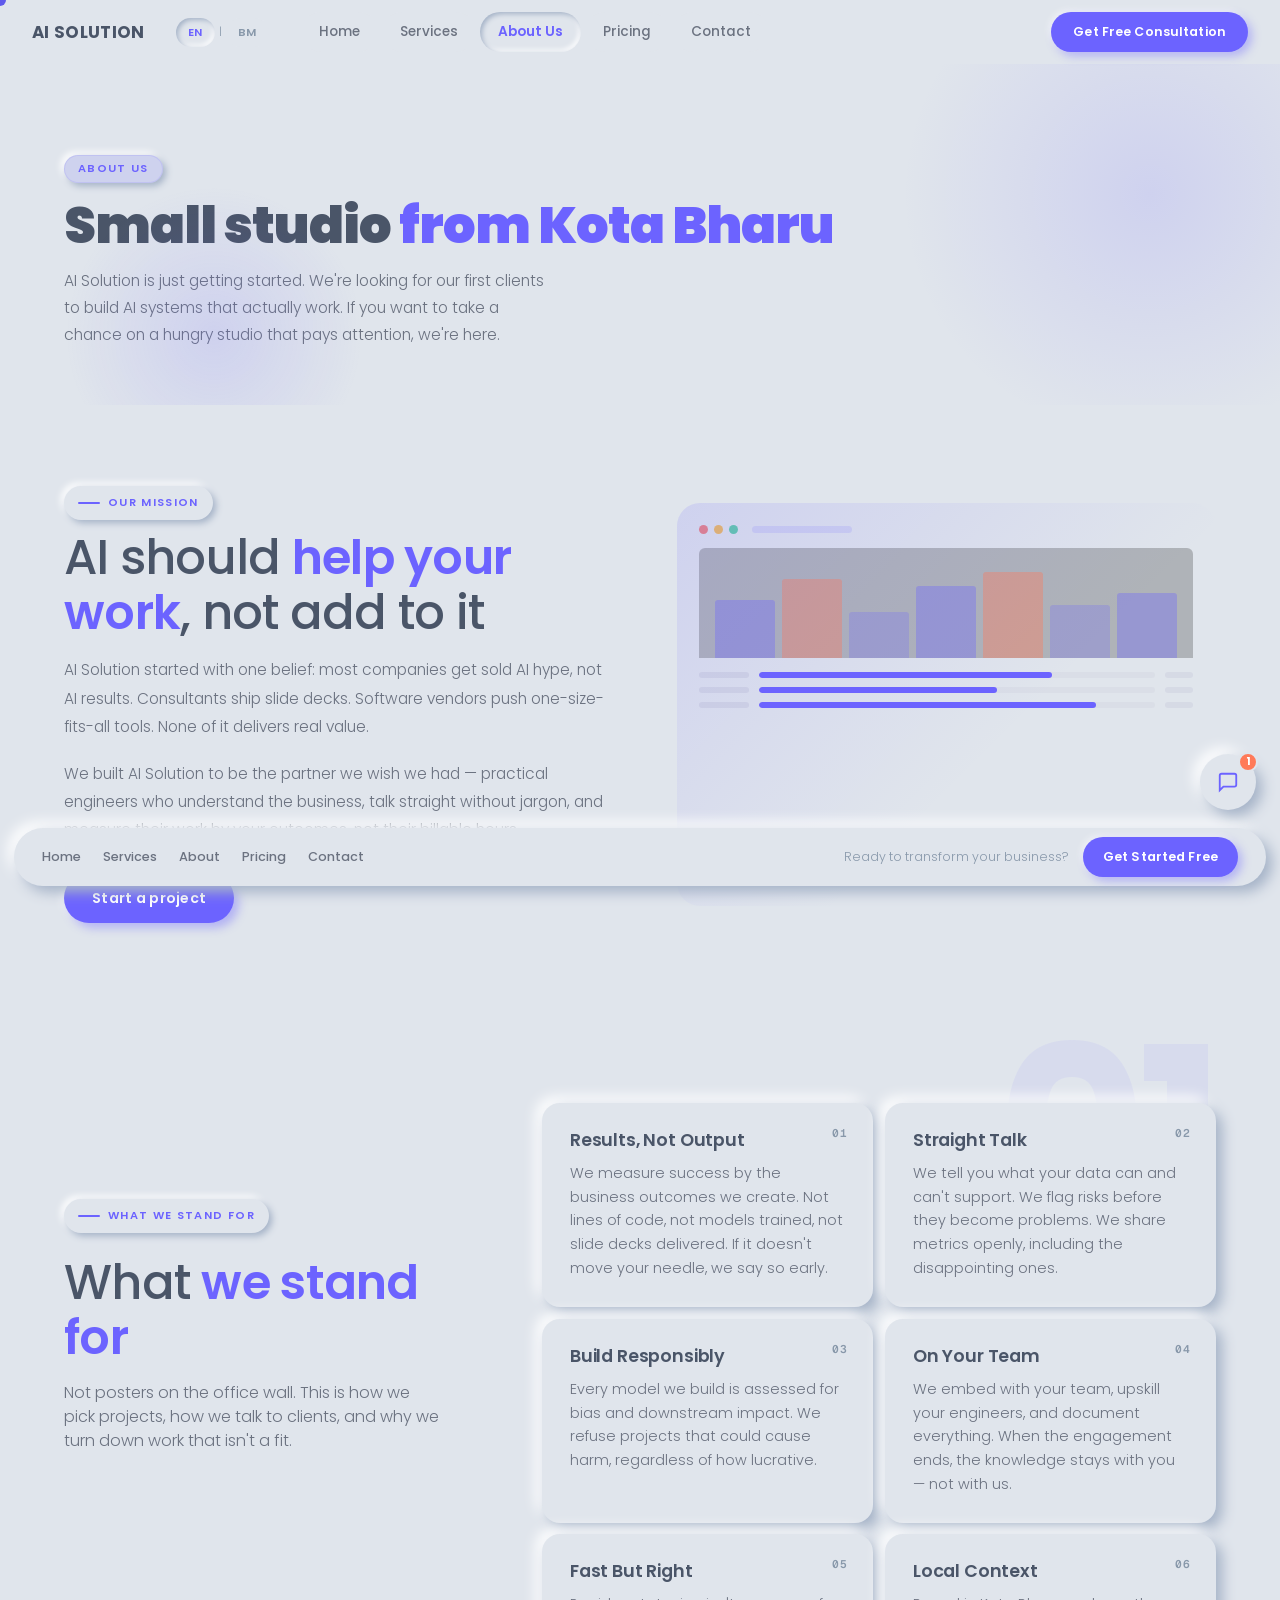
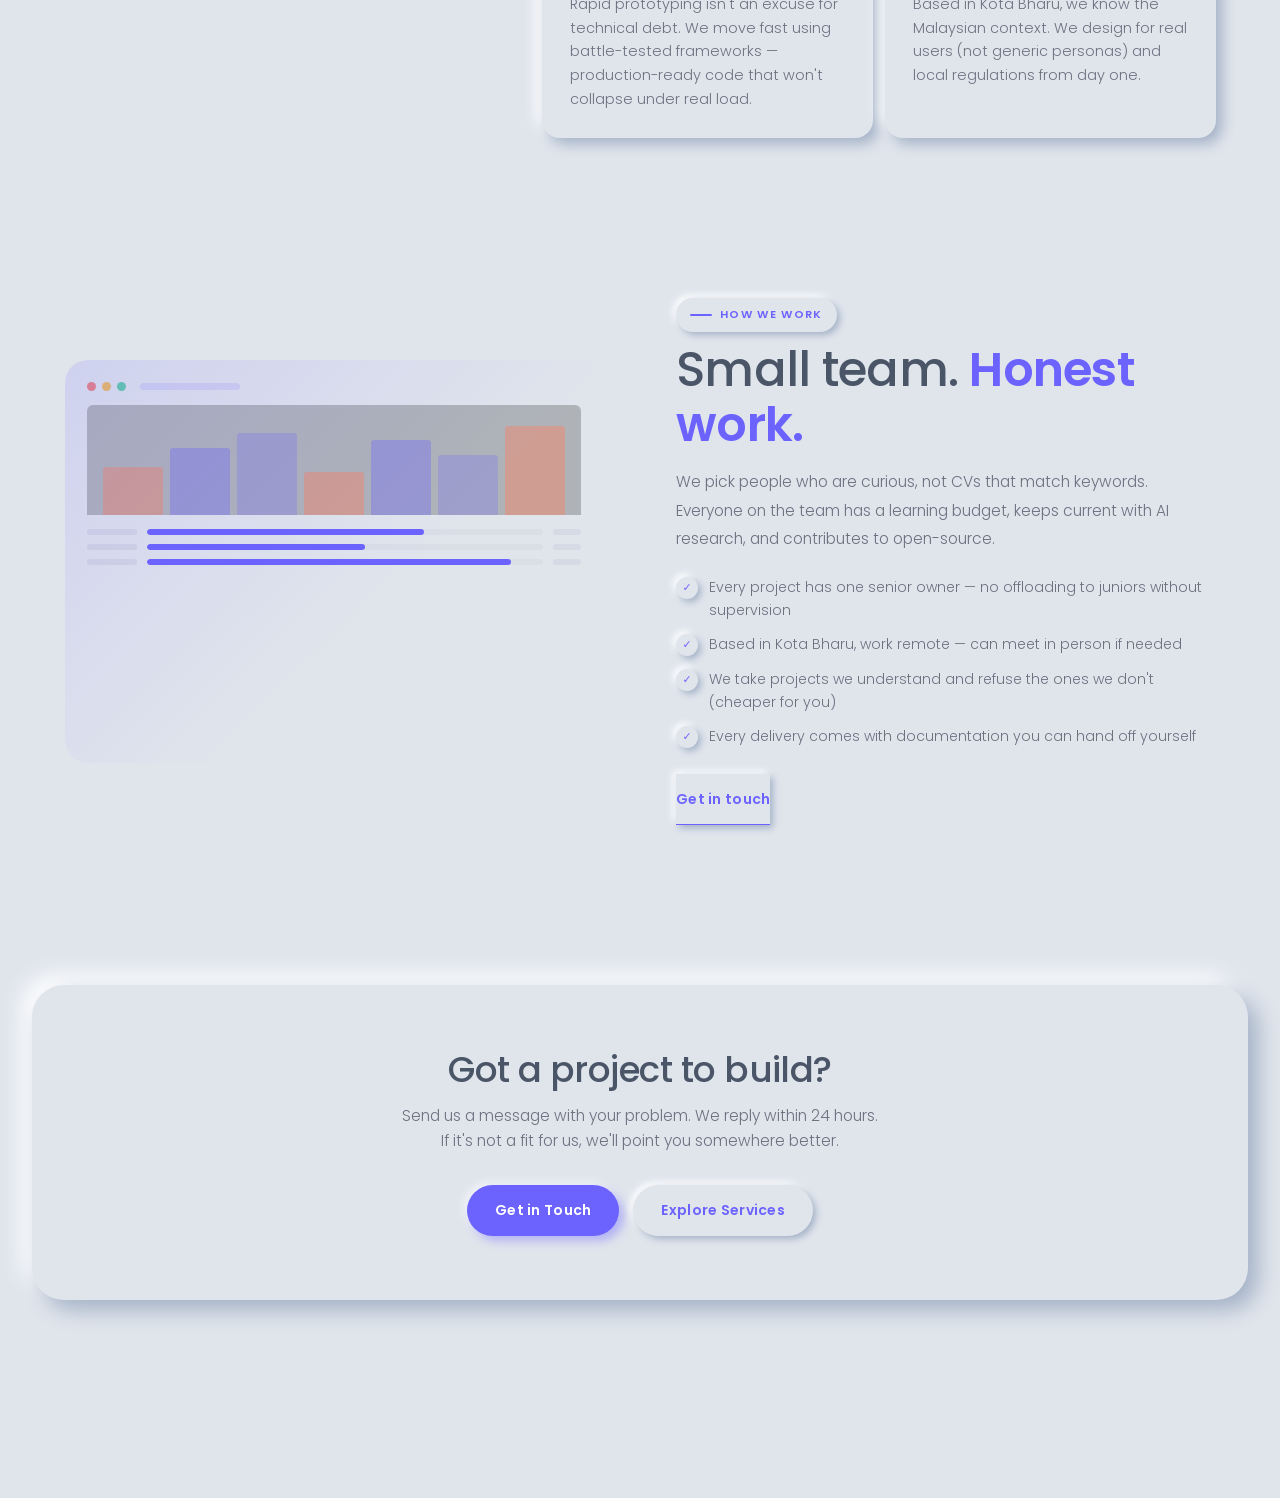
<file: about.html>
<!DOCTYPE html>
<html lang="en">
<head>
  <meta charset="UTF-8" />
  <meta name="viewport" content="width=device-width, initial-scale=1.0" />
  <title>About Us — AI Solution</title>
  <meta name="description" content="Learn about AI Solution — our story, our team, our values, and the mission driving us to make enterprise AI accessible to every organisation." />
  <link rel="stylesheet" href="css/style.css" />
</head>
<body>

<!-- ── SIDEBAR ── -->
<aside class="sidebar">
  <div class="sidebar-header">
    <a href="index.html" class="logo">
      <div>
        <div class="logo-name">AI Solution</div>
      </div>
    </a>
    <div class="lang-toggle">
      <button class="lang-btn" data-lang="en">EN</button>
      <span class="lang-sep">|</span>
      <button class="lang-btn" data-lang="ms">BM</button>
    </div>
  </div>
  <nav class="sidebar-nav">
    <div class="nav-group-label">Main Menu</div>
    <a href="index.html" class="nav-link" data-i18n="nav.home">Home</a>
    <a href="services.html" class="nav-link" data-i18n="nav.services">Services</a>
    <a href="about.html" class="nav-link" data-i18n="nav.about">About Us</a>
    <a href="pricing.html" class="nav-link" data-i18n="nav.pricing">Pricing</a>
    <a href="contact.html" class="nav-link" data-i18n="nav.contact">Contact</a>
  </nav>
  <div class="sidebar-footer">
    <div class="social-row">
      <a href="#" class="social-btn" aria-label="Twitter/X">
        <svg viewBox="0 0 24 24" fill="currentColor"><path d="M18.244 2.25h3.308l-7.227 8.26 8.502 11.24H16.17l-4.714-6.231-5.401 6.231H2.76l7.73-8.835L1.254 2.25H8.08l4.713 6.231zm-1.161 17.52h1.833L7.084 4.126H5.117z"/></svg>
      </a>
      <a href="#" class="social-btn" aria-label="LinkedIn">
        <svg viewBox="0 0 24 24" fill="currentColor"><path d="M20.447 20.452h-3.554v-5.569c0-1.328-.027-3.037-1.852-3.037-1.853 0-2.136 1.445-2.136 2.939v5.667H9.351V9h3.414v1.561h.046c.477-.9 1.637-1.85 3.37-1.85 3.601 0 4.267 2.37 4.267 5.455v6.286zM5.337 7.433a2.062 2.062 0 01-2.063-2.065 2.064 2.064 0 112.063 2.065zm1.782 13.019H3.555V9h3.564v11.452zM22.225 0H1.771C.792 0 0 .774 0 1.729v20.542C0 23.227.792 24 1.771 24h20.451C23.2 24 24 23.227 24 22.271V1.729C24 .774 23.2 0 22.222 0h.003z"/></svg>
      </a>
      <a href="#" class="social-btn" aria-label="GitHub">
        <svg viewBox="0 0 24 24" fill="currentColor"><path d="M12 .297c-6.63 0-12 5.373-12 12 0 5.303 3.438 9.8 8.205 11.385.6.113.82-.258.82-.577 0-.285-.01-1.04-.015-2.04-3.338.724-4.042-1.61-4.042-1.61C4.422 18.07 3.633 17.7 3.633 17.7c-1.087-.744.084-.729.084-.729 1.205.084 1.838 1.236 1.838 1.236 1.07 1.835 2.809 1.305 3.495.998.108-.776.417-1.305.76-1.605-2.665-.3-5.466-1.332-5.466-5.93 0-1.31.465-2.38 1.235-3.22-.135-.303-.54-1.523.105-3.176 0 0 1.005-.322 3.3 1.23.96-.267 1.98-.399 3-.405 1.02.006 2.04.138 3 .405 2.28-1.552 3.285-1.23 3.285-1.23.645 1.653.24 2.873.12 3.176.765.84 1.23 1.91 1.23 3.22 0 4.61-2.805 5.625-5.475 5.92.42.36.81 1.096.81 2.22 0 1.606-.015 2.896-.015 3.286 0 .315.21.69.825.57C20.565 22.092 24 17.592 24 12.297c0-6.627-5.373-12-12-12"/></svg>
      </a>
      <a href="#" class="social-btn" aria-label="YouTube">
        <svg viewBox="0 0 24 24" fill="currentColor"><path d="M23.495 6.205a3.007 3.007 0 00-2.088-2.088c-1.87-.501-9.396-.501-9.396-.501s-7.507-.01-9.396.501A3.007 3.007 0 00.527 6.205a31.247 31.247 0 00-.522 5.805 31.247 31.247 0 00.522 5.783 3.007 3.007 0 002.088 2.088c1.868.502 9.396.502 9.396.502s7.506 0 9.396-.502a3.007 3.007 0 002.088-2.088 31.247 31.247 0 00.5-5.783 31.247 31.247 0 00-.5-5.805zM9.609 15.601V8.408l6.264 3.602z"/></svg>
      </a>
    </div>
    <a href="contact.html" class="sidebar-cta" data-i18n="nav.cta">Get Free Consultation</a>
  </div>
</aside>

<button class="hamburger" aria-label="Toggle navigation">
  <span></span><span></span><span></span>
</button>
<div class="sidebar-overlay"></div>

<main class="main">

  <!-- ── PAGE HERO ── -->
  <div class="page-hero">
    <div class="ph-label" data-i18n="about.hero.label">Our Story</div>
    <h1 class="ph-title" data-i18n="about.hero.title">The Team Behind <span>Transformative AI</span></h1>
    <p class="ph-desc" data-i18n="about.hero.desc">Founded by engineers and researchers who left top AI labs to make enterprise-grade artificial intelligence accessible, accountable, and genuinely impactful.</p>
  </div>

  <!-- ── MISSION SECTION ── -->
  <div class="alt">
    <div class="alt-content reveal">
      <div class="sec-label" data-i18n="about.mission.label">Our Mission</div>
      <h2 class="sec-title" data-i18n="about.mission.title">Making AI Work <span>For People</span>, Not the Other Way Around</h2>
      <p style="font-size:.96rem;color:var(--text-sub);line-height:1.85;margin-bottom:18px;" data-i18n="about.mission.p1">
        We started AI Solution in 2019 with a single conviction: most organisations were being sold AI hype instead of AI results. Consultancies delivered decks. Software vendors pushed one-size-fits-all tools. Neither delivered lasting business value.
      </p>
      <p style="font-size:.96rem;color:var(--text-sub);line-height:1.85;margin-bottom:28px;" data-i18n="about.mission.p2">
        We built AI Solution to be the partner we wish we had — pragmatic engineers who understand business context, communicate clearly without jargon, and measure their work by your outcomes rather than their billable hours.
      </p>
      <a href="contact.html" class="btn btn-pri" data-i18n="about.mission.btn">Work With Us</a>
    </div>
    <div class="alt-visual reveal d2">
      <div class="vis-mockup">
        <div class="vm-header">
          <div class="vm-dot"></div><div class="vm-dot"></div><div class="vm-dot"></div>
          <div class="vm-titlebar"></div>
        </div>
        <div class="vm-chart">
          <div class="vm-bar" style="height:60%;background:rgba(108,99,255,0.35)"></div>
          <div class="vm-bar" style="height:82%;background:rgba(255,122,89,0.4)"></div>
          <div class="vm-bar" style="height:48%;background:rgba(108,99,255,0.25)"></div>
          <div class="vm-bar" style="height:75%;background:rgba(108,99,255,0.35)"></div>
          <div class="vm-bar" style="height:90%;background:rgba(255,122,89,0.4)"></div>
          <div class="vm-bar" style="height:55%;background:rgba(108,99,255,0.25)"></div>
          <div class="vm-bar" style="height:68%;background:rgba(108,99,255,0.35)"></div>
        </div>
        <div class="vm-rows">
          <div class="vm-row"><div class="vm-row-lbl"></div><div class="vm-row-track"><div class="vm-row-fill" style="width:74%"></div></div><div class="vm-row-val"></div></div>
          <div class="vm-row"><div class="vm-row-lbl"></div><div class="vm-row-track"><div class="vm-row-fill" style="width:60%"></div></div><div class="vm-row-val"></div></div>
          <div class="vm-row"><div class="vm-row-lbl"></div><div class="vm-row-track"><div class="vm-row-fill" style="width:85%"></div></div><div class="vm-row-val"></div></div>
        </div>
      </div>
    </div>
  </div>


  <!-- ── VALUES — Z-zig ── -->
  <section class="sec sec-split sec-alt" data-no="01">
    <div class="sec-head">
      <div class="sec-label" data-i18n="about.values.label">What Drives Us</div>
      <h2 class="sec-title reveal" data-i18n="about.values.title">Our Core <span>Values</span></h2>
      <p class="sec-desc reveal d1" data-i18n="about.values.desc">These aren't posters on a wall. They're the principles that determine how we hire, what projects we take on, and how we handle difficult situations with clients.</p>
    </div>
    <div class="sec-body">
    <div class="grid-2" style="margin-top:0">
      <div class="val-item reveal d1">
        <h3 class="val-title" data-i18n="about.val.1.title">Outcome Over Output</h3>
        <p class="val-desc" data-i18n="about.val.1.desc">We measure our success by the business results we create for clients — not lines of code written, models trained, or slide decks delivered. If it doesn't move your needle, we say so early.</p>
      </div>
      <div class="val-item reveal d2">
        <h3 class="val-title" data-i18n="about.val.2.title">Radical Transparency</h3>
        <p class="val-desc" data-i18n="about.val.2.desc">We tell you what your data can and cannot support. We flag risks before they become problems. We share model performance metrics openly, including when they're disappointing.</p>
      </div>
      <div class="val-item reveal d1">
        <h3 class="val-title" data-i18n="about.val.3.title">Responsible Innovation</h3>
        <p class="val-desc" data-i18n="about.val.3.desc">Every model we build is assessed for bias, fairness, and downstream societal impact. We refuse projects that could cause harm, no matter how lucrative, because trust is our most valuable asset.</p>
      </div>
      <div class="val-item reveal d2">
        <h3 class="val-title" data-i18n="about.val.4.title">True Partnership</h3>
        <p class="val-desc" data-i18n="about.val.4.desc">We embed within your teams, upskill your engineers, and document everything so knowledge stays inside your organisation long after our engagement ends. No artificial dependency.</p>
      </div>
      <div class="val-item reveal d1">
        <h3 class="val-title" data-i18n="about.val.5.title">Speed Without Shortcuts</h3>
        <p class="val-desc" data-i18n="about.val.5.desc">Rapid prototyping is not an excuse for technical debt. We move fast using battle-tested frameworks and automation, delivering production-ready code that won't collapse under real-world load.</p>
      </div>
      <div class="val-item reveal d2">
        <h3 class="val-title" data-i18n="about.val.6.title">Global Perspective</h3>
        <p class="val-desc" data-i18n="about.val.6.desc">With team members across six continents, we bring cultural nuance to every AI system we build — designing for diverse users, edge cases, and regulatory environments from day one.</p>
      </div>
    </div>
    </div>
  </section>


  <!-- ── ALT: CULTURE ── -->
  <div class="alt">
    <div class="alt-visual reveal">
      <div class="vis-mockup">
        <div class="vm-header">
          <div class="vm-dot"></div><div class="vm-dot"></div><div class="vm-dot"></div>
          <div class="vm-titlebar"></div>
        </div>
        <div class="vm-chart">
          <div class="vm-bar" style="height:50%;background:rgba(255,122,89,0.4)"></div>
          <div class="vm-bar" style="height:70%;background:rgba(108,99,255,0.35)"></div>
          <div class="vm-bar" style="height:85%;background:rgba(108,99,255,0.25)"></div>
          <div class="vm-bar" style="height:45%;background:rgba(255,122,89,0.4)"></div>
          <div class="vm-bar" style="height:78%;background:rgba(108,99,255,0.35)"></div>
          <div class="vm-bar" style="height:62%;background:rgba(108,99,255,0.25)"></div>
          <div class="vm-bar" style="height:93%;background:rgba(255,122,89,0.4)"></div>
        </div>
        <div class="vm-rows">
          <div class="vm-row"><div class="vm-row-lbl"></div><div class="vm-row-track"><div class="vm-row-fill" style="width:70%"></div></div><div class="vm-row-val"></div></div>
          <div class="vm-row"><div class="vm-row-lbl"></div><div class="vm-row-track"><div class="vm-row-fill" style="width:55%"></div></div><div class="vm-row-val"></div></div>
          <div class="vm-row"><div class="vm-row-lbl"></div><div class="vm-row-track"><div class="vm-row-fill" style="width:92%"></div></div><div class="vm-row-val"></div></div>
        </div>
      </div>
    </div>
    <div class="alt-content reveal d2">
      <div class="sec-label" data-i18n="about.culture.label">Life at AI Solution</div>
      <h2 class="sec-title" data-i18n="about.culture.title">A Culture Built on <span>Curiosity</span> &amp; Craft</h2>
      <p style="font-size:.96rem;color:var(--text-sub);line-height:1.85;margin-bottom:22px;" data-i18n="about.culture.desc">
        We hire curious minds, not keyword-matching CVs. Every team member receives a personal learning budget, attends at least one major AI conference annually, and contributes to open-source research.
      </p>
      <ul class="chk-list">
        <li data-i18n="about.culture.li1">20% time policy — every engineer spends one day a week on blue-sky research</li>
        <li data-i18n="about.culture.li2">Fully remote-friendly with quarterly in-person team summits</li>
        <li data-i18n="about.culture.li3">Competitive equity, unlimited PTO, and mental health support</li>
        <li data-i18n="about.culture.li4">Internal AI ethics review board with rotating membership</li>
      </ul>
      <div style="margin-top:26px">
        <a href="contact.html" class="btn btn-ghost" data-i18n="about.culture.btn">View Open Roles</a>
      </div>
    </div>
  </div>

  <!-- ── CTA ── -->
  <div class="cta-band reveal">
    <h2 data-i18n="about.cta.title">Let's Build Something <span style="background:var(--grad);-webkit-background-clip:text;-webkit-text-fill-color:transparent;background-clip:text;">Extraordinary Together</span></h2>
    <p data-i18n="about.cta.desc">Whether you're a seed-stage startup or a global enterprise, we bring the same rigour, curiosity, and commitment to every engagement.</p>
    <div class="cta-btns">
      <a href="contact.html" class="btn btn-pri" data-i18n="about.cta.btn1">Get in Touch</a>
      <a href="services.html" class="btn btn-sec" data-i18n="about.cta.btn2">Explore Services</a>
    </div>
  </div>

</main>

<nav class="bottom-bar">
  <div class="bar-links">
    <a href="index.html">Home</a>
    <a href="services.html">Services</a>
    <a href="about.html">About</a>
    <a href="pricing.html">Pricing</a>
    <a href="contact.html">Contact</a>
  </div>
  <div class="bar-right">
    <span data-i18n="bar.tagline">Ready to transform your business?</span>
    <a href="contact.html" class="bar-cta" data-i18n="bar.btn">Get Started Free
    </a>
  </div>
</nav>

<button class="back-top" aria-label="Back to top">
  <svg viewBox="0 0 24 24" fill="none" stroke="currentColor" stroke-width="2.5"><polyline points="18 15 12 9 6 15"/></svg>
</button>

<script src="js/i18n.js"></script>
<script src="js/main.js"></script>
</body>
</html>
</file>
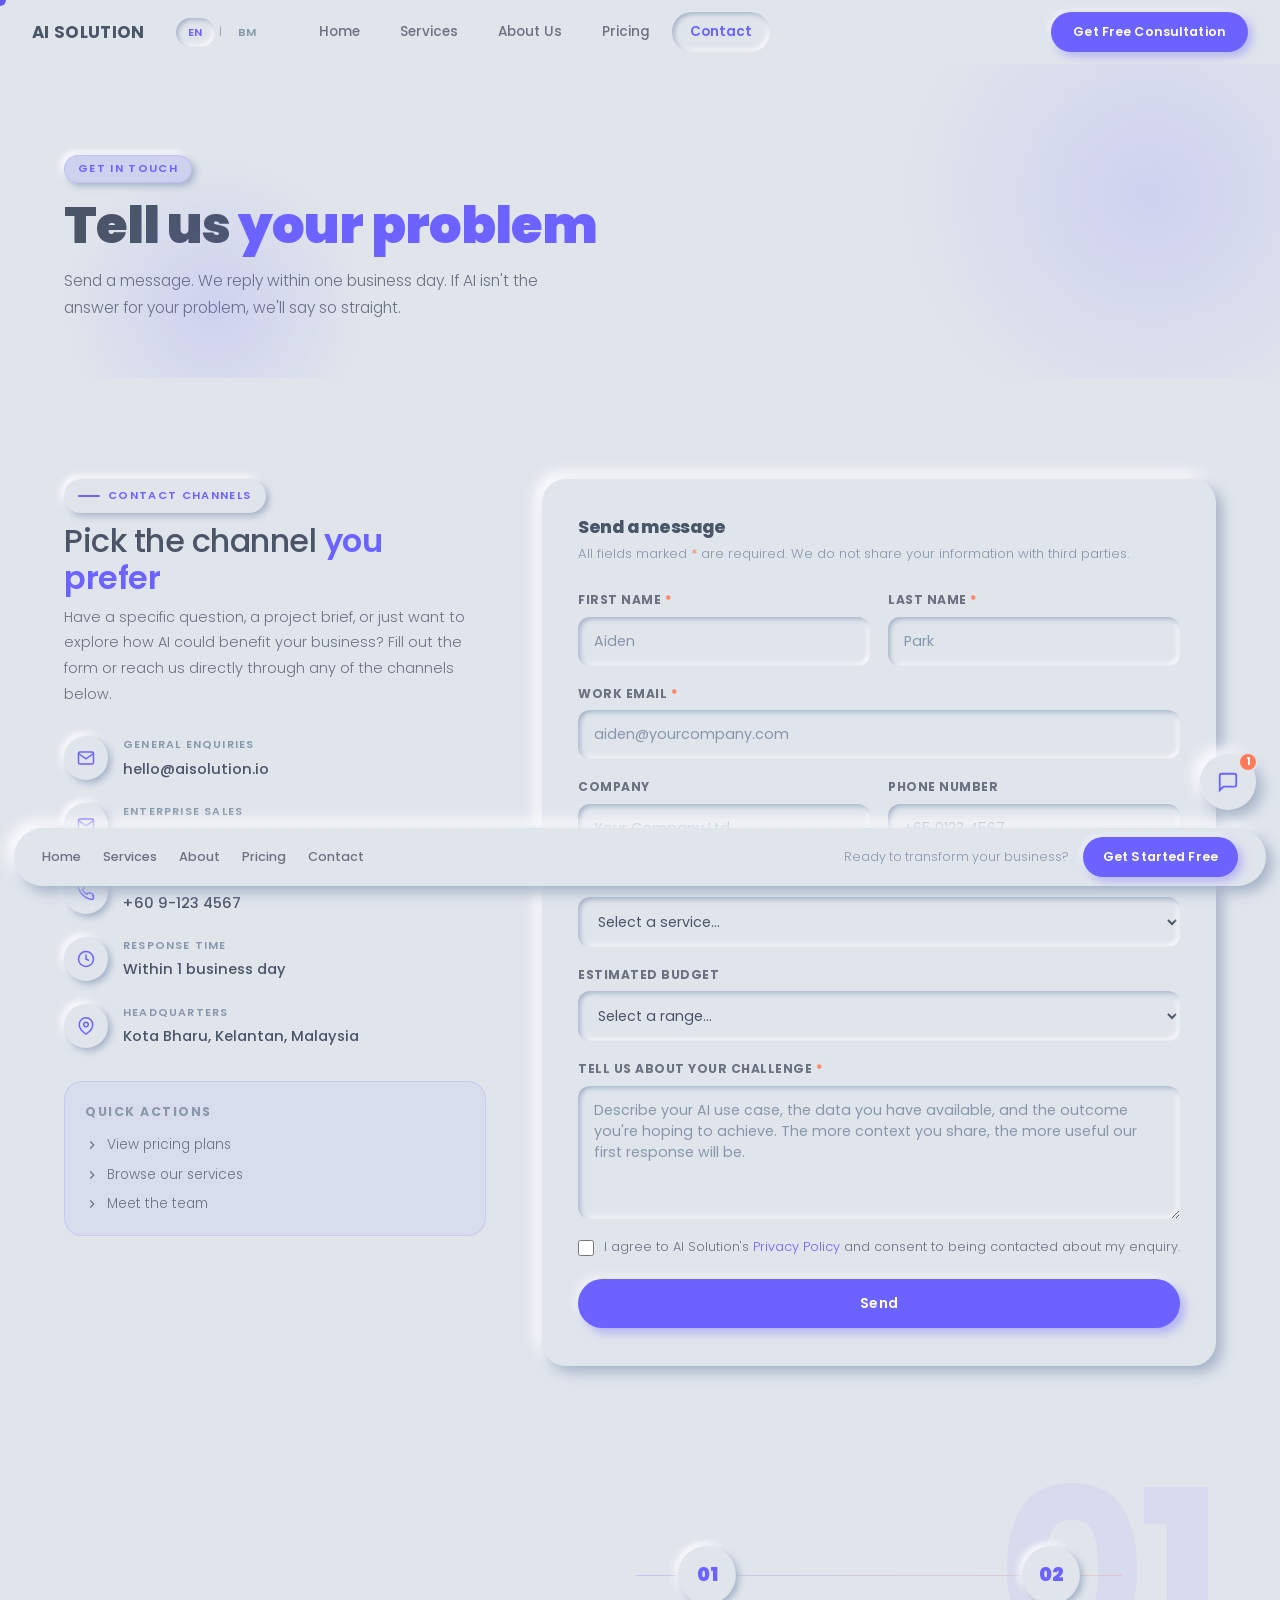
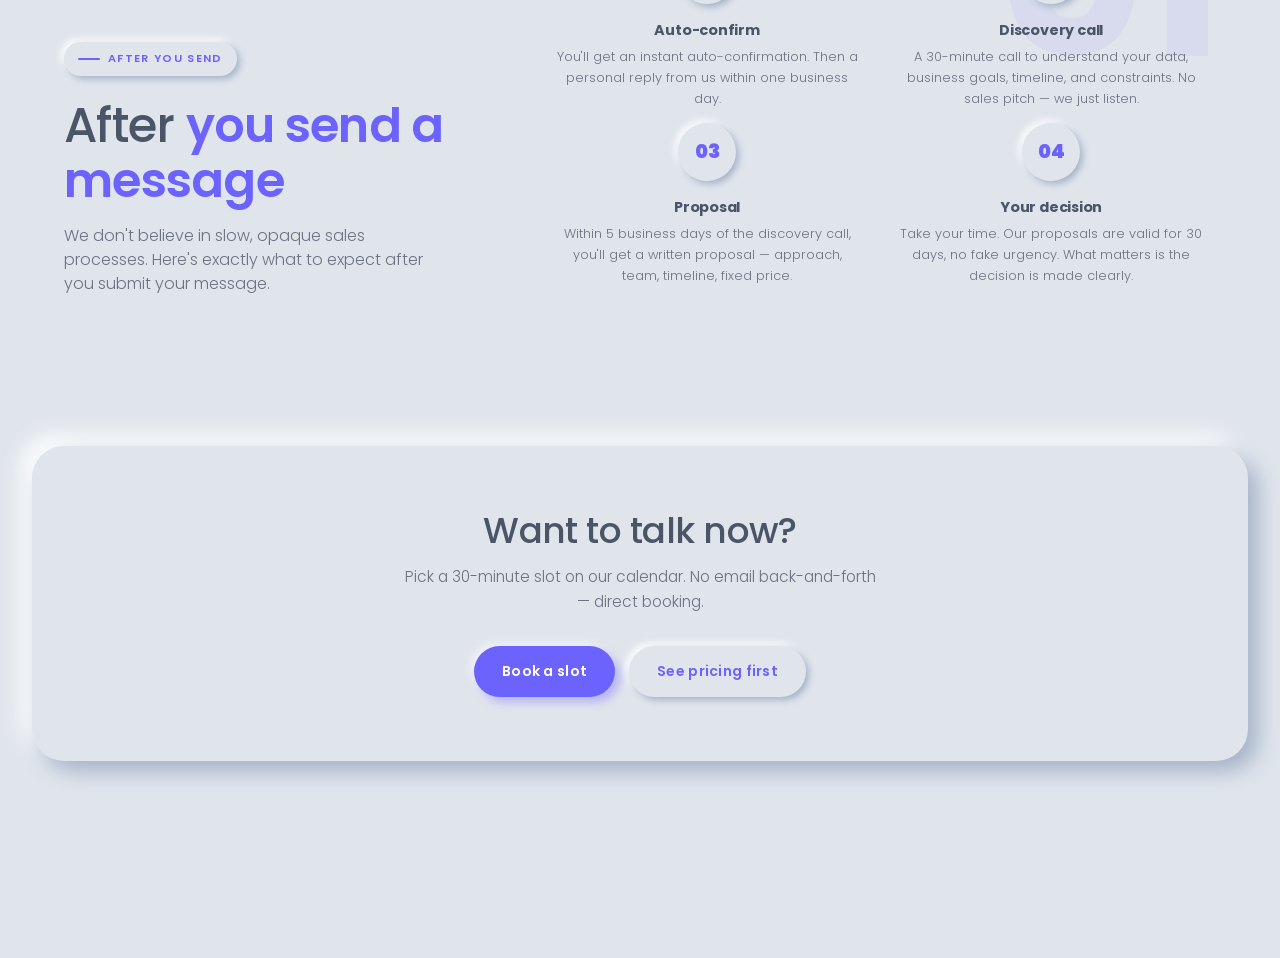
<file: contact.html>
<!DOCTYPE html>
<html lang="en">
<head>
  <meta charset="UTF-8" />
  <meta name="viewport" content="width=device-width, initial-scale=1.0" />
  <title>Contact — AI Solution</title>
  <meta name="description" content="Get in touch with AI Solution. Book a free consultation, request a demo, or simply ask a question — our team responds within one business day." />
  <link rel="stylesheet" href="css/style.css" />
  <style>
    /* Map placeholder */
    .map-placeholder {
      width: 100%; height: 280px;
      background: var(--bg-card);
      border: 1px solid var(--border);
      border-radius: var(--r-lg);
      display: flex; flex-direction: column;
      align-items: center; justify-content: center;
      gap: 10px; color: var(--text-muted);
      position: relative; overflow: hidden;
      margin-top: 32px;
    }
    .map-placeholder::before {
      content: '';
      position: absolute; inset: 0;
      background:
        repeating-linear-gradient(0deg, rgba(99,102,241,0.03) 0px, rgba(99,102,241,0.03) 1px, transparent 1px, transparent 40px),
        repeating-linear-gradient(90deg, rgba(99,102,241,0.03) 0px, rgba(99,102,241,0.03) 1px, transparent 1px, transparent 40px);
    }
    .map-pin { font-size: 2rem; }
    .map-label { font-size: 0.8rem; letter-spacing: 1px; }

    /* Office cards */
    .office-grid { display: grid; grid-template-columns: repeat(3,1fr); gap: 18px; margin-top: 44px; }
    .office-card {
      background: var(--bg-card); border: 1px solid var(--border);
      border-radius: var(--r-md); padding: 24px; transition: var(--t);
    }
    .office-card:hover { border-color: var(--border-hover); transform: translateY(-3px); }
    .office-flag { font-size: 1.6rem; margin-bottom: 12px; }
    .office-city { font-size: 0.95rem; font-weight: 700; margin-bottom: 4px; }
    .office-country { font-size: 0.72rem; color: var(--primary); font-weight: 700; text-transform: uppercase; letter-spacing: 1px; margin-bottom: 12px; }
    .office-addr { font-size: 0.82rem; color: var(--text-sub); line-height: 1.65; }

    @media (max-width: 768px) { .office-grid { grid-template-columns: 1fr; } }
    @media (max-width: 1024px) { .office-grid { grid-template-columns: repeat(2,1fr); } }
  </style>
</head>
<body>

<!-- ── SIDEBAR ── -->
<aside class="sidebar">
  <div class="sidebar-header">
    <a href="index.html" class="logo">
      <div>
        <div class="logo-name">AI Solution</div>
      </div>
    </a>
    <div class="lang-toggle">
      <button class="lang-btn" data-lang="en">EN</button>
      <span class="lang-sep">|</span>
      <button class="lang-btn" data-lang="ms">BM</button>
    </div>
  </div>
  <nav class="sidebar-nav">
    <div class="nav-group-label">Main Menu</div>
    <a href="index.html" class="nav-link" data-i18n="nav.home">Home</a>
    <a href="services.html" class="nav-link" data-i18n="nav.services">Services</a>
    <a href="about.html" class="nav-link" data-i18n="nav.about">About Us</a>
    <a href="pricing.html" class="nav-link" data-i18n="nav.pricing">Pricing</a>
    <a href="contact.html" class="nav-link" data-i18n="nav.contact">Contact</a>
  </nav>
  <div class="sidebar-footer">
    <div class="social-row">
      <a href="#" class="social-btn" aria-label="Twitter/X">
        <svg viewBox="0 0 24 24" fill="currentColor"><path d="M18.244 2.25h3.308l-7.227 8.26 8.502 11.24H16.17l-4.714-6.231-5.401 6.231H2.76l7.73-8.835L1.254 2.25H8.08l4.713 6.231zm-1.161 17.52h1.833L7.084 4.126H5.117z"/></svg>
      </a>
      <a href="#" class="social-btn" aria-label="LinkedIn">
        <svg viewBox="0 0 24 24" fill="currentColor"><path d="M20.447 20.452h-3.554v-5.569c0-1.328-.027-3.037-1.852-3.037-1.853 0-2.136 1.445-2.136 2.939v5.667H9.351V9h3.414v1.561h.046c.477-.9 1.637-1.85 3.37-1.85 3.601 0 4.267 2.37 4.267 5.455v6.286zM5.337 7.433a2.062 2.062 0 01-2.063-2.065 2.064 2.064 0 112.063 2.065zm1.782 13.019H3.555V9h3.564v11.452zM22.225 0H1.771C.792 0 0 .774 0 1.729v20.542C0 23.227.792 24 1.771 24h20.451C23.2 24 24 23.227 24 22.271V1.729C24 .774 23.2 0 22.222 0h.003z"/></svg>
      </a>
      <a href="#" class="social-btn" aria-label="GitHub">
        <svg viewBox="0 0 24 24" fill="currentColor"><path d="M12 .297c-6.63 0-12 5.373-12 12 0 5.303 3.438 9.8 8.205 11.385.6.113.82-.258.82-.577 0-.285-.01-1.04-.015-2.04-3.338.724-4.042-1.61-4.042-1.61C4.422 18.07 3.633 17.7 3.633 17.7c-1.087-.744.084-.729.084-.729 1.205.084 1.838 1.236 1.838 1.236 1.07 1.835 2.809 1.305 3.495.998.108-.776.417-1.305.76-1.605-2.665-.3-5.466-1.332-5.466-5.93 0-1.31.465-2.38 1.235-3.22-.135-.303-.54-1.523.105-3.176 0 0 1.005-.322 3.3 1.23.96-.267 1.98-.399 3-.405 1.02.006 2.04.138 3 .405 2.28-1.552 3.285-1.23 3.285-1.23.645 1.653.24 2.873.12 3.176.765.84 1.23 1.91 1.23 3.22 0 4.61-2.805 5.625-5.475 5.92.42.36.81 1.096.81 2.22 0 1.606-.015 2.896-.015 3.286 0 .315.21.69.825.57C20.565 22.092 24 17.592 24 12.297c0-6.627-5.373-12-12-12"/></svg>
      </a>
      <a href="#" class="social-btn" aria-label="YouTube">
        <svg viewBox="0 0 24 24" fill="currentColor"><path d="M23.495 6.205a3.007 3.007 0 00-2.088-2.088c-1.87-.501-9.396-.501-9.396-.501s-7.507-.01-9.396.501A3.007 3.007 0 00.527 6.205a31.247 31.247 0 00-.522 5.805 31.247 31.247 0 00.522 5.783 3.007 3.007 0 002.088 2.088c1.868.502 9.396.502 9.396.502s7.506 0 9.396-.502a3.007 3.007 0 002.088-2.088 31.247 31.247 0 00.5-5.783 31.247 31.247 0 00-.5-5.805zM9.609 15.601V8.408l6.264 3.602z"/></svg>
      </a>
    </div>
    <a href="contact.html" class="sidebar-cta" data-i18n="nav.cta">Get Free Consultation</a>
  </div>
</aside>

<button class="hamburger" aria-label="Toggle navigation">
  <span></span><span></span><span></span>
</button>
<div class="sidebar-overlay"></div>

<main class="main">

  <!-- ── PAGE HERO ── -->
  <div class="page-hero">
    <div class="ph-label" data-i18n="contact.hero.label">Get in Touch</div>
    <h1 class="ph-title" data-i18n="contact.hero.title">Let's Start a <span>Conversation</span></h1>
    <p class="ph-desc" data-i18n="contact.hero.desc">Whether you're ready to launch your first AI project or just exploring what's possible — we'd love to hear from you. Our team responds within one business day.</p>
  </div>

  <!-- ── CONTACT SECTION ── -->
  <section class="sec">
    <div class="contact-layout">

      <!-- LEFT: Info -->
      <div class="reveal">
        <div class="sec-label" data-i18n="contact.info.label">Contact Information</div>
        <h2 class="sec-title" style="font-size:clamp(1.4rem,2.5vw,2rem);margin-bottom:8px" data-i18n="contact.info.title">We're <span>Here to Help</span></h2>
        <p style="font-size:.9rem;color:var(--text-sub);line-height:1.8;margin-bottom:0">
          Have a specific question, a project brief, or just want to explore how AI could benefit your business? Fill out the form or reach us directly through any of the channels below.
        </p>

        <div class="contact-info-list">
          <div class="cinfo-item">
            <div class="cinfo-icon">
              <svg viewBox="0 0 24 24" fill="none" stroke="currentColor" stroke-width="2"><path d="M4 4h16c1.1 0 2 .9 2 2v12c0 1.1-.9 2-2 2H4c-1.1 0-2-.9-2-2V6c0-1.1.9-2 2-2z"/><polyline points="22,6 12,13 2,6"/></svg>
            </div>
            <div>
              <div class="cinfo-lbl">General Enquiries</div>
              <div class="cinfo-val">hello@aisolution.io</div>
            </div>
          </div>
          <div class="cinfo-item">
            <div class="cinfo-icon">
              <svg viewBox="0 0 24 24" fill="none" stroke="currentColor" stroke-width="2"><path d="M4 4h16c1.1 0 2 .9 2 2v12c0 1.1-.9 2-2 2H4c-1.1 0-2-.9-2-2V6c0-1.1.9-2 2-2z"/><polyline points="22,6 12,13 2,6"/></svg>
            </div>
            <div>
              <div class="cinfo-lbl">Enterprise Sales</div>
              <div class="cinfo-val">enterprise@aisolution.io</div>
            </div>
          </div>
          <div class="cinfo-item">
            <div class="cinfo-icon">
              <svg viewBox="0 0 24 24" fill="none" stroke="currentColor" stroke-width="2"><path d="M22 16.92v3a2 2 0 01-2.18 2 19.79 19.79 0 01-8.63-3.07A19.5 19.5 0 014.5 12.28a19.79 19.79 0 01-3.07-8.67A2 2 0 013.41 1.68h3a2 2 0 012 1.72c.127.96.361 1.903.7 2.81a2 2 0 01-.45 2.11L7.09 9a16 16 0 006 6l1.27-1.27a2 2 0 012.11-.45c.907.339 1.85.573 2.81.7A2 2 0 0121.22 16l-.3.92z"/></svg>
            </div>
            <div>
              <div class="cinfo-lbl">Phone (HQ Malaysia)</div>
              <div class="cinfo-val">+60 9-123 4567</div>
            </div>
          </div>
          <div class="cinfo-item">
            <div class="cinfo-icon">
              <svg viewBox="0 0 24 24" fill="none" stroke="currentColor" stroke-width="2"><circle cx="12" cy="12" r="10"/><polyline points="12 6 12 12 16 14"/></svg>
            </div>
            <div>
              <div class="cinfo-lbl">Response Time</div>
              <div class="cinfo-val">Within 1 business day</div>
            </div>
          </div>
          <div class="cinfo-item">
            <div class="cinfo-icon">
              <svg viewBox="0 0 24 24" fill="none" stroke="currentColor" stroke-width="2"><path d="M21 10c0 7-9 13-9 13s-9-6-9-13a9 9 0 0118 0z"/><circle cx="12" cy="10" r="3"/></svg>
            </div>
            <div>
              <div class="cinfo-lbl">Headquarters</div>
              <div class="cinfo-val">Kota Bharu, Kelantan, Malaysia</div>
            </div>
          </div>
        </div>

        <!-- Quick links -->
        <div style="margin-top:32px;padding:20px;background:rgba(99,102,241,0.06);border:1px solid rgba(99,102,241,0.15);border-radius:var(--r-md);">
          <p style="font-size:.78rem;color:var(--text-muted);text-transform:uppercase;letter-spacing:1.5px;font-weight:700;margin-bottom:12px;">Quick Actions</p>
          <div style="display:flex;flex-direction:column;gap:8px;">
            <a href="pricing.html" style="display:flex;align-items:center;gap:8px;font-size:.85rem;color:var(--text-sub);transition:var(--t);" onmouseover="this.style.color='var(--primary)'" onmouseout="this.style.color='var(--text-sub)'">
              <svg width="14" height="14" viewBox="0 0 24 24" fill="none" stroke="currentColor" stroke-width="2"><polyline points="9 18 15 12 9 6"/></svg>
              View pricing plans
            </a>
            <a href="services.html" style="display:flex;align-items:center;gap:8px;font-size:.85rem;color:var(--text-sub);transition:var(--t);" onmouseover="this.style.color='var(--primary)'" onmouseout="this.style.color='var(--text-sub)'">
              <svg width="14" height="14" viewBox="0 0 24 24" fill="none" stroke="currentColor" stroke-width="2"><polyline points="9 18 15 12 9 6"/></svg>
              Browse our services
            </a>
            <a href="about.html" style="display:flex;align-items:center;gap:8px;font-size:.85rem;color:var(--text-sub);transition:var(--t);" onmouseover="this.style.color='var(--primary)'" onmouseout="this.style.color='var(--text-sub)'">
              <svg width="14" height="14" viewBox="0 0 24 24" fill="none" stroke="currentColor" stroke-width="2"><polyline points="9 18 15 12 9 6"/></svg>
              Meet the team
            </a>
          </div>
        </div>
      </div>

      <!-- RIGHT: Form -->
      <div class="reveal d2">
        <div class="contact-form-wrap">
          <h3 style="font-size:1.1rem;font-weight:800;margin-bottom:6px;" data-i18n="contact.form.title">Send Us a Message</h3>
          <p style="font-size:.82rem;color:var(--text-muted);margin-bottom:26px;">All fields marked <span style="color:var(--danger)">*</span> are required. We do not share your information with third parties.</p>

          <form id="contact-form" novalidate>

            <div class="form-row">
              <div class="form-group">
                <label class="form-label" for="first-name">First Name <span style="color:var(--danger)">*</span></label>
                <input class="form-ctrl" type="text" id="first-name" name="first-name" placeholder="Aiden" required />
                <span class="form-err"></span>
              </div>
              <div class="form-group">
                <label class="form-label" for="last-name">Last Name <span style="color:var(--danger)">*</span></label>
                <input class="form-ctrl" type="text" id="last-name" name="last-name" placeholder="Park" required />
                <span class="form-err"></span>
              </div>
            </div>

            <div class="form-group">
              <label class="form-label" for="email">Work Email <span style="color:var(--danger)">*</span></label>
              <input class="form-ctrl" type="email" id="email" name="email" placeholder="aiden@yourcompany.com" required />
              <span class="form-err"></span>
            </div>

            <div class="form-row">
              <div class="form-group">
                <label class="form-label" for="company">Company</label>
                <input class="form-ctrl" type="text" id="company" name="company" placeholder="Your Company Ltd" />
                <span class="form-err"></span>
              </div>
              <div class="form-group">
                <label class="form-label" for="phone">Phone Number</label>
                <input class="form-ctrl" type="tel" id="phone" name="phone" placeholder="+65 9123 4567" />
                <span class="form-err"></span>
              </div>
            </div>

            <div class="form-group">
              <label class="form-label" for="service">Service of Interest <span style="color:var(--danger)">*</span></label>
              <select class="form-ctrl" id="service" name="service" required>
                <option value="" disabled selected>Select a service…</option>
                <option value="ml">Machine Learning Engineering</option>
                <option value="nlp">Natural Language Processing</option>
                <option value="cv">Computer Vision</option>
                <option value="analytics">Predictive Analytics</option>
                <option value="automation">Intelligent Process Automation</option>
                <option value="strategy">AI Strategy &amp; Governance</option>
                <option value="other">Other / Not Sure Yet</option>
              </select>
              <span class="form-err"></span>
            </div>

            <div class="form-group">
              <label class="form-label" for="budget">Estimated Budget</label>
              <select class="form-ctrl" id="budget" name="budget">
                <option value="" disabled selected>Select a range…</option>
                <option value="starter">Bawah RM5,000 / bulan</option>
                <option value="pro">RM5,000 – RM15,000 / bulan</option>
                <option value="enterprise">RM15,000 – RM50,000 / bulan</option>
                <option value="large">RM50,000+ / bulan</option>
                <option value="unsure">Not sure yet</option>
              </select>
              <span class="form-err"></span>
            </div>

            <div class="form-group">
              <label class="form-label" for="message">Tell Us About Your Challenge <span style="color:var(--danger)">*</span></label>
              <textarea class="form-ctrl" id="message" name="message" rows="5" placeholder="Describe your AI use case, the data you have available, and the outcome you're hoping to achieve. The more context you share, the more useful our first response will be." required></textarea>
              <span class="form-err"></span>
            </div>

            <div class="form-group" style="flex-direction:row;align-items:flex-start;gap:10px;margin-bottom:22px;">
              <input type="checkbox" id="consent" name="consent" required style="width:16px;height:16px;margin-top:3px;accent-color:var(--primary);flex-shrink:0;" />
              <label for="consent" style="font-size:.8rem;color:var(--text-sub);line-height:1.6;cursor:pointer;" data-i18n="contact.form.consent">
                I agree to AI Solution's <a href="#" style="color:var(--primary)">Privacy Policy</a> and consent to being contacted about my enquiry.
              </label>
            </div>
            <span class="form-err" id="consent-err" style="display:none;font-size:.73rem;color:var(--danger);margin-top:-14px;margin-bottom:14px;"></span>

            <button type="submit" class="btn btn-pri" style="width:100%;justify-content:center;padding:14px;" data-i18n="contact.form.submit">
              Send Message
            </button>

            <div class="form-ok">
              <svg viewBox="0 0 24 24" fill="none" stroke="currentColor" stroke-width="2.5"><polyline points="20 6 9 17 4 12"/></svg>
              <span data-i18n="contact.form.success">Message sent! We'll be in touch within one business day.</span>
            </div>

          </form>
        </div>
      </div>

    </div>
  </section>


  <!-- ── PROCESS — Z-zig ── -->
  <section class="sec sec-split" data-no="01">
    <div class="sec-head">
      <div class="sec-label" data-i18n="contact.process.label">Before You Hit Send</div>
      <h2 class="sec-title reveal" data-i18n="contact.process.title">What Happens <span>Next</span></h2>
      <p class="sec-desc reveal d1">We don't believe in slow, opaque sales processes. Here's exactly what to expect after you submit your message.</p>
    </div>
    <div class="sec-body">
    <div class="process-row" style="margin-top:0">
      <div class="proc-item reveal d1">
        <div class="proc-num">01</div>
        <h3 class="proc-title" data-i18n="contact.p1.title">Acknowledgement</h3>
        <p class="proc-desc" data-i18n="contact.p1.desc">You'll receive an automated confirmation immediately, followed by a personal response from a solution architect within one business day.</p>
      </div>
      <div class="proc-item reveal d2">
        <div class="proc-num">02</div>
        <h3 class="proc-title" data-i18n="contact.p2.title">Discovery Call</h3>
        <p class="proc-desc" data-i18n="contact.p2.desc">A focused 30-minute call to understand your data landscape, business goals, timelines, and any constraints. No sales pitch — just listening.</p>
      </div>
      <div class="proc-item reveal d3">
        <div class="proc-num">03</div>
        <h3 class="proc-title" data-i18n="contact.p3.title">Tailored Proposal</h3>
        <p class="proc-desc" data-i18n="contact.p3.desc">Within 5 business days of the discovery call, you'll receive a written proposal outlining the approach, team, timeline, and fixed price.</p>
      </div>
      <div class="proc-item reveal d4">
        <div class="proc-num">04</div>
        <h3 class="proc-title" data-i18n="contact.p4.title">Decision — No Pressure</h3>
        <p class="proc-desc" data-i18n="contact.p4.desc">Take as long as you need. Our proposals are valid for 30 days and we never use artificial urgency. The right decision, made clearly, is what matters.</p>
      </div>
    </div>
    </div>
  </section>

  <!-- ── CTA ── -->
  <div class="cta-band reveal">
    <h2 data-i18n="contact.cta.title">Prefer to Talk <span style="background:var(--grad);-webkit-background-clip:text;-webkit-text-fill-color:transparent;background-clip:text;">Right Now?</span></h2>
    <p data-i18n="contact.cta.desc">Book a 30-minute slot directly in our calendar. No email back-and-forth — just pick a time that works and we'll be there.</p>
    <div class="cta-btns">
      <a href="#" class="btn btn-pri" data-i18n="contact.cta.btn1">Book a Call</a>
      <a href="pricing.html" class="btn btn-sec" data-i18n="contact.cta.btn2">View Pricing First</a>
    </div>
  </div>

</main>

<nav class="bottom-bar">
  <div class="bar-links">
    <a href="index.html">Home</a>
    <a href="services.html">Services</a>
    <a href="about.html">About</a>
    <a href="pricing.html">Pricing</a>
    <a href="contact.html">Contact</a>
  </div>
  <div class="bar-right">
    <span data-i18n="bar.tagline">Ready to transform your business?</span>
    <a href="contact.html" class="bar-cta" data-i18n="bar.btn">Get Started Free
    </a>
  </div>
</nav>

<button class="back-top" aria-label="Back to top">
  <svg viewBox="0 0 24 24" fill="none" stroke="currentColor" stroke-width="2.5"><polyline points="18 15 12 9 6 15"/></svg>
</button>

<script src="js/i18n.js"></script>
<script src="js/main.js"></script>
<script>
  /* Checkbox validation override for contact page */
  document.getElementById('contact-form').addEventListener('submit', function(e) {
    const cb = document.getElementById('consent');
    const err = document.getElementById('consent-err');
    if (!cb.checked) {
      err.textContent = 'You must agree to the privacy policy to proceed.';
      err.style.display = 'block';
      e.stopImmediatePropagation();
    } else {
      err.style.display = 'none';
    }
  }, true);
</script>
</body>
</html>
</file>
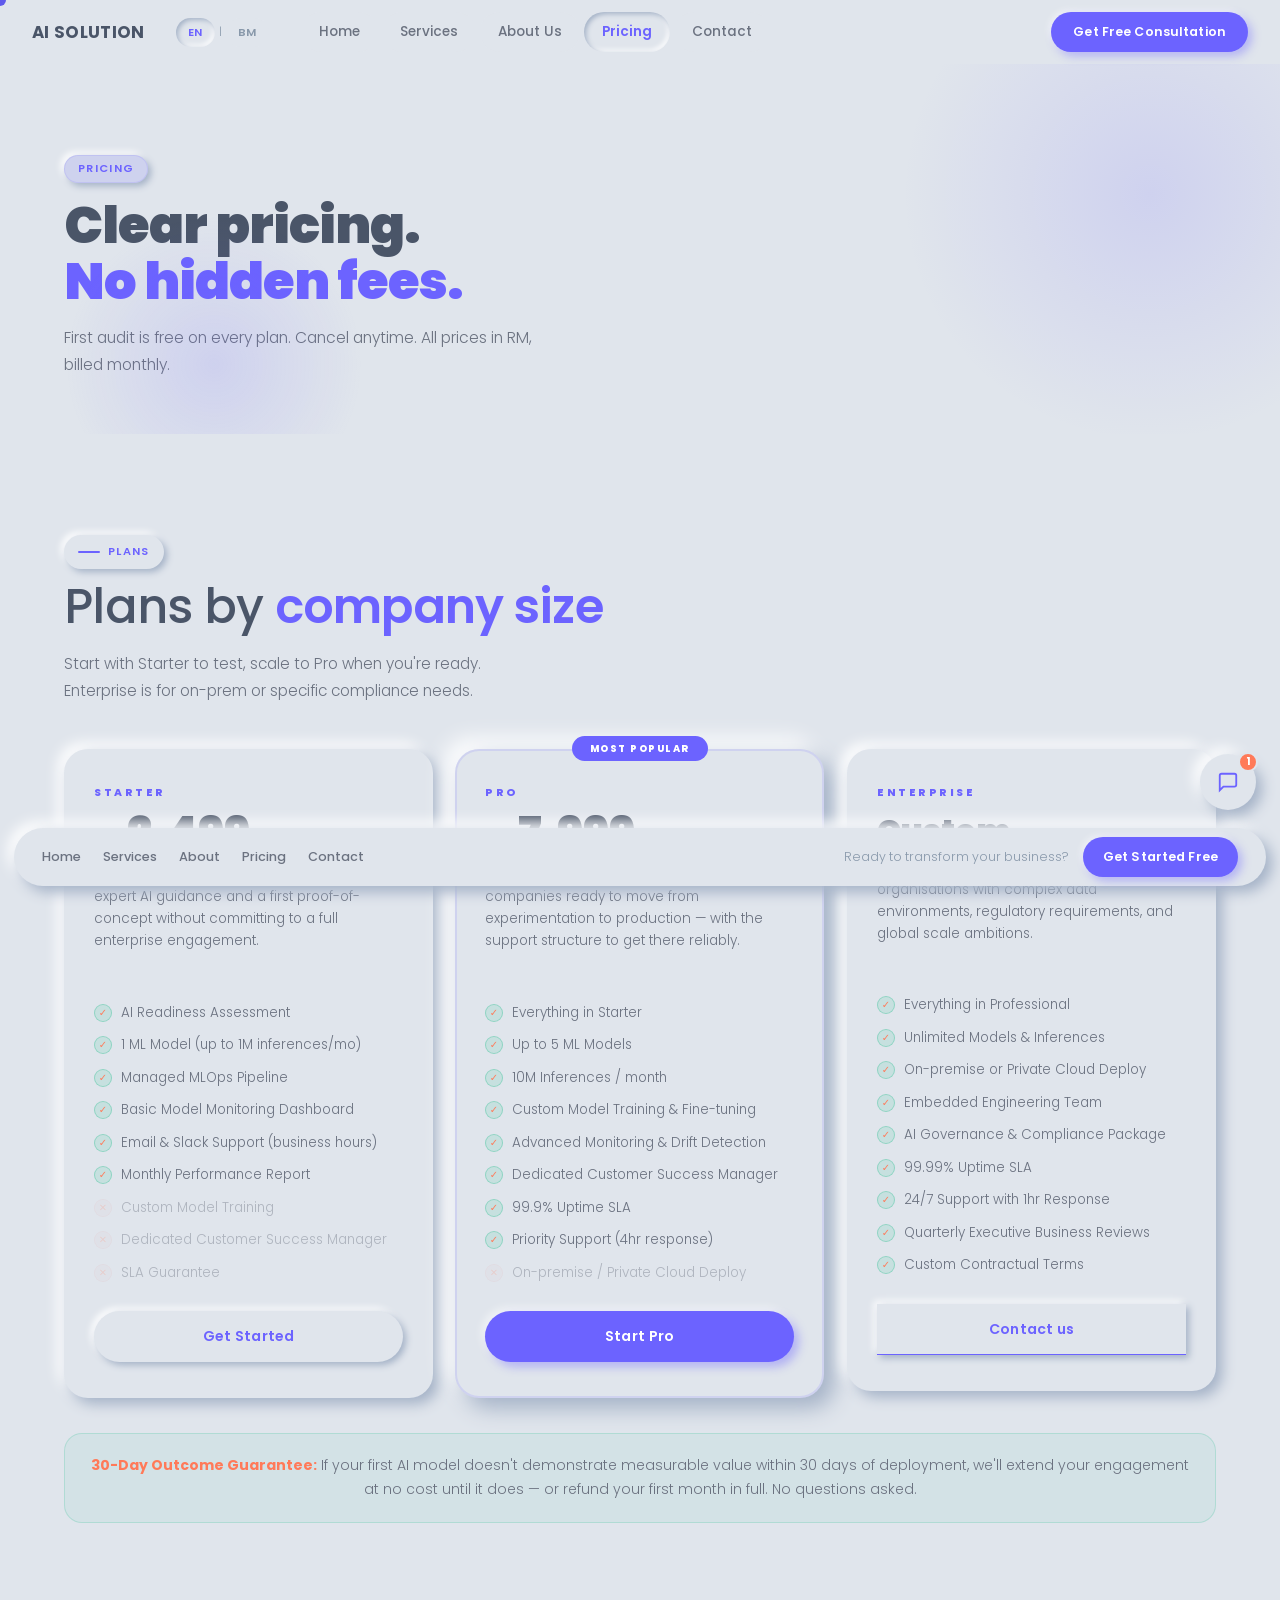
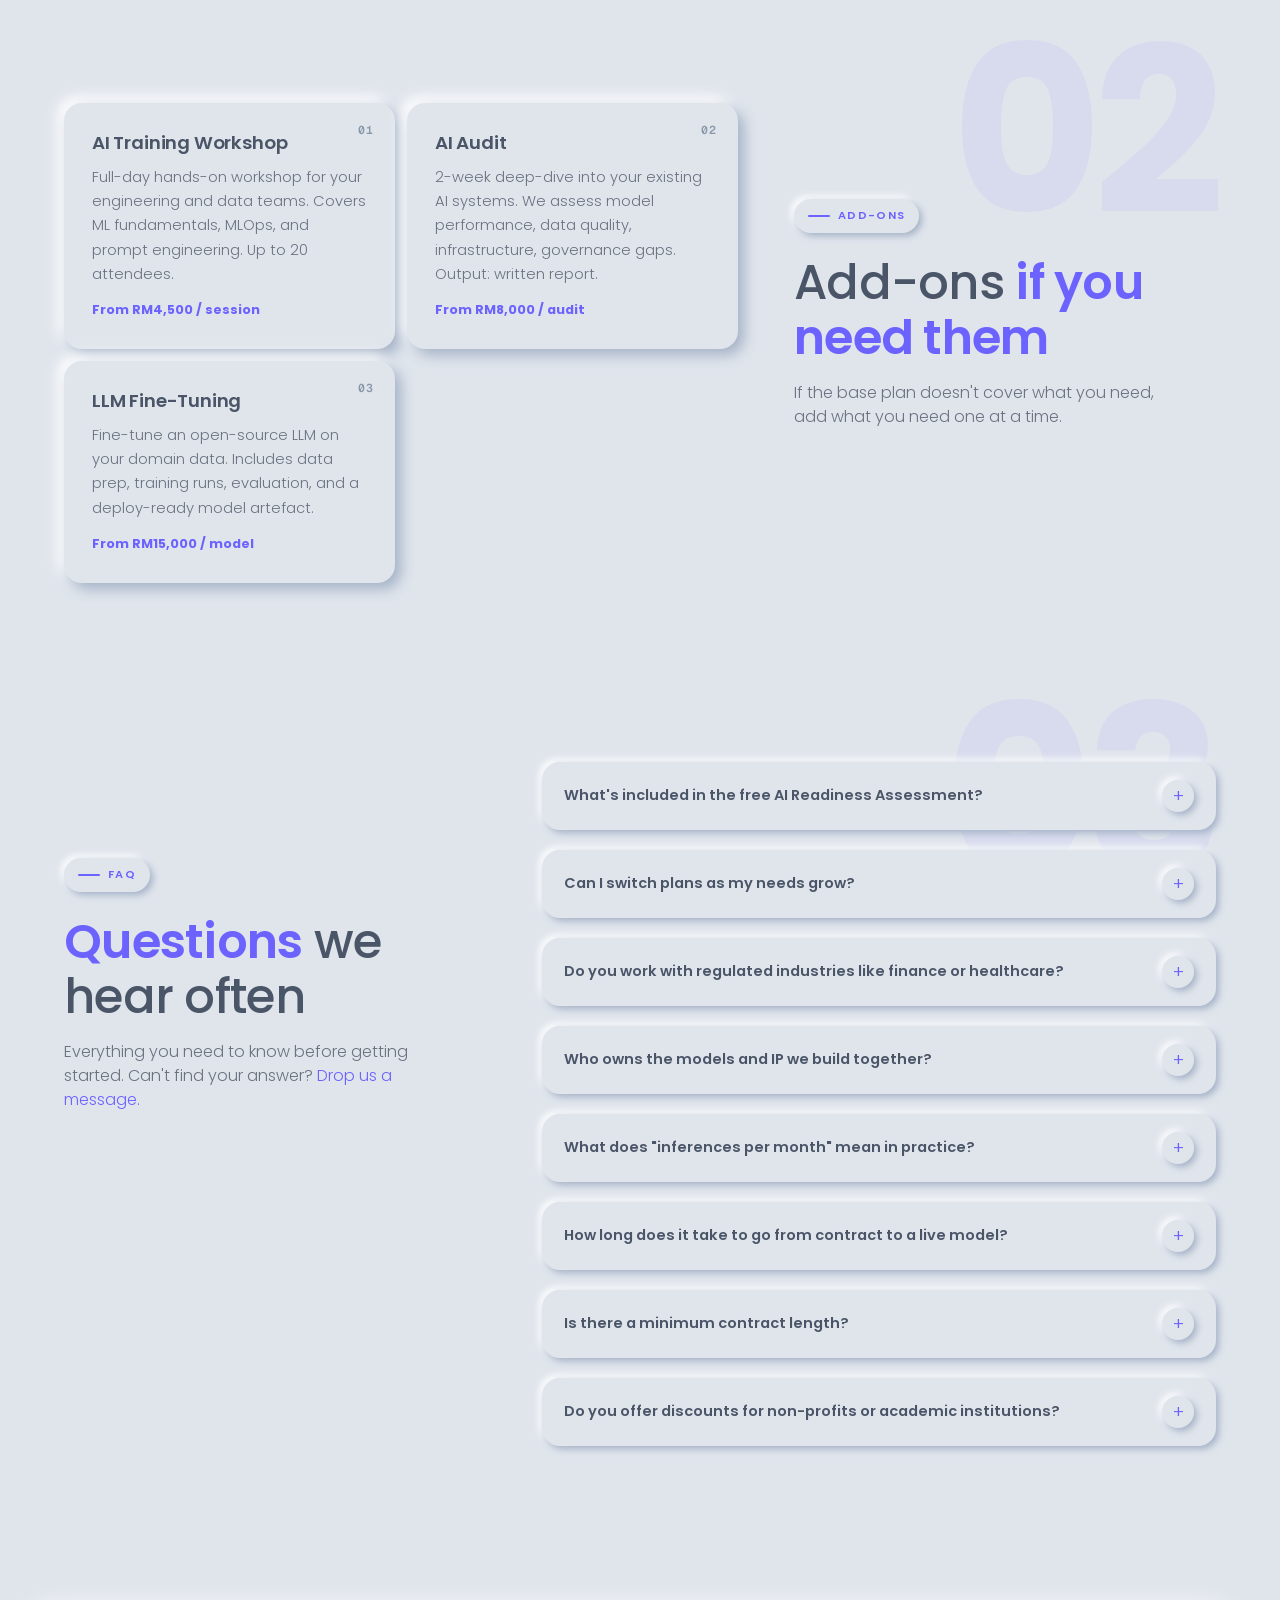
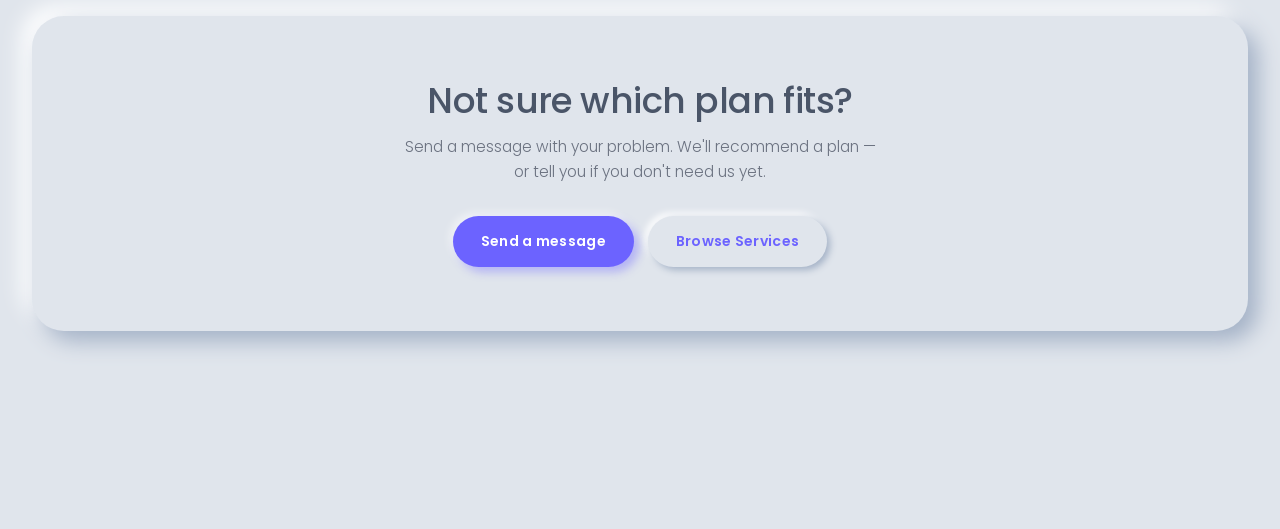
<file: pricing.html>
<!DOCTYPE html>
<html lang="en">
<head>
  <meta charset="UTF-8" />
  <meta name="viewport" content="width=device-width, initial-scale=1.0" />
  <title>Pricing — AI Solution</title>
  <meta name="description" content="Simple, transparent pricing for every stage of your AI journey. From startups exploring AI to enterprises scaling globally." />
  <link rel="stylesheet" href="css/style.css" />
</head>
<body>

<!-- ── SIDEBAR ── -->
<aside class="sidebar">
  <div class="sidebar-header">
    <a href="index.html" class="logo">
      <div>
        <div class="logo-name">AI Solution</div>
      </div>
    </a>
    <div class="lang-toggle">
      <button class="lang-btn" data-lang="en">EN</button>
      <span class="lang-sep">|</span>
      <button class="lang-btn" data-lang="ms">BM</button>
    </div>
  </div>
  <nav class="sidebar-nav">
    <div class="nav-group-label">Main Menu</div>
    <a href="index.html" class="nav-link" data-i18n="nav.home">Home</a>
    <a href="services.html" class="nav-link" data-i18n="nav.services">Services</a>
    <a href="about.html" class="nav-link" data-i18n="nav.about">About Us</a>
    <a href="pricing.html" class="nav-link" data-i18n="nav.pricing">Pricing</a>
    <a href="contact.html" class="nav-link" data-i18n="nav.contact">Contact</a>
  </nav>
  <div class="sidebar-footer">
    <div class="social-row">
      <a href="#" class="social-btn" aria-label="Twitter/X">
        <svg viewBox="0 0 24 24" fill="currentColor"><path d="M18.244 2.25h3.308l-7.227 8.26 8.502 11.24H16.17l-4.714-6.231-5.401 6.231H2.76l7.73-8.835L1.254 2.25H8.08l4.713 6.231zm-1.161 17.52h1.833L7.084 4.126H5.117z"/></svg>
      </a>
      <a href="#" class="social-btn" aria-label="LinkedIn">
        <svg viewBox="0 0 24 24" fill="currentColor"><path d="M20.447 20.452h-3.554v-5.569c0-1.328-.027-3.037-1.852-3.037-1.853 0-2.136 1.445-2.136 2.939v5.667H9.351V9h3.414v1.561h.046c.477-.9 1.637-1.85 3.37-1.85 3.601 0 4.267 2.37 4.267 5.455v6.286zM5.337 7.433a2.062 2.062 0 01-2.063-2.065 2.064 2.064 0 112.063 2.065zm1.782 13.019H3.555V9h3.564v11.452zM22.225 0H1.771C.792 0 0 .774 0 1.729v20.542C0 23.227.792 24 1.771 24h20.451C23.2 24 24 23.227 24 22.271V1.729C24 .774 23.2 0 22.222 0h.003z"/></svg>
      </a>
      <a href="#" class="social-btn" aria-label="GitHub">
        <svg viewBox="0 0 24 24" fill="currentColor"><path d="M12 .297c-6.63 0-12 5.373-12 12 0 5.303 3.438 9.8 8.205 11.385.6.113.82-.258.82-.577 0-.285-.01-1.04-.015-2.04-3.338.724-4.042-1.61-4.042-1.61C4.422 18.07 3.633 17.7 3.633 17.7c-1.087-.744.084-.729.084-.729 1.205.084 1.838 1.236 1.838 1.236 1.07 1.835 2.809 1.305 3.495.998.108-.776.417-1.305.76-1.605-2.665-.3-5.466-1.332-5.466-5.93 0-1.31.465-2.38 1.235-3.22-.135-.303-.54-1.523.105-3.176 0 0 1.005-.322 3.3 1.23.96-.267 1.98-.399 3-.405 1.02.006 2.04.138 3 .405 2.28-1.552 3.285-1.23 3.285-1.23.645 1.653.24 2.873.12 3.176.765.84 1.23 1.91 1.23 3.22 0 4.61-2.805 5.625-5.475 5.92.42.36.81 1.096.81 2.22 0 1.606-.015 2.896-.015 3.286 0 .315.21.69.825.57C20.565 22.092 24 17.592 24 12.297c0-6.627-5.373-12-12-12"/></svg>
      </a>
      <a href="#" class="social-btn" aria-label="YouTube">
        <svg viewBox="0 0 24 24" fill="currentColor"><path d="M23.495 6.205a3.007 3.007 0 00-2.088-2.088c-1.87-.501-9.396-.501-9.396-.501s-7.507-.01-9.396.501A3.007 3.007 0 00.527 6.205a31.247 31.247 0 00-.522 5.805 31.247 31.247 0 00.522 5.783 3.007 3.007 0 002.088 2.088c1.868.502 9.396.502 9.396.502s7.506 0 9.396-.502a3.007 3.007 0 002.088-2.088 31.247 31.247 0 00.5-5.783 31.247 31.247 0 00-.5-5.805zM9.609 15.601V8.408l6.264 3.602z"/></svg>
      </a>
    </div>
    <a href="contact.html" class="sidebar-cta" data-i18n="nav.cta">Get Free Consultation</a>
  </div>
</aside>

<button class="hamburger" aria-label="Toggle navigation">
  <span></span><span></span><span></span>
</button>
<div class="sidebar-overlay"></div>

<main class="main">

  <!-- ── PAGE HERO ── -->
  <div class="page-hero">
    <div class="ph-label" data-i18n="pricing.hero.label">Pricing Plans</div>
    <h1 class="ph-title" data-i18n="pricing.hero.title">Transparent Pricing.<br><span>No Surprises.</span></h1>
    <p class="ph-desc" data-i18n="pricing.hero.desc">Every plan includes your first AI readiness assessment free. Cancel anytime. All prices are in RM and billed monthly unless otherwise agreed.</p>
  </div>

  <!-- ── PRICING TABLE ── -->
  <section class="sec">
    <div class="sec-label" data-i18n="pricing.plans.label">Choose Your Plan</div>
    <h2 class="sec-title reveal" data-i18n="pricing.plans.title">The Right Plan for <span>Every Stage</span></h2>
    <p class="sec-desc reveal d1" data-i18n="pricing.plans.desc">Whether you're validating your first AI use case or scaling mission-critical models globally, we have a plan engineered for your current needs — and room to grow.</p>

    <div class="pricing-wrap" style="margin-top:16px">

      <!-- STARTER -->
      <div class="price-card reveal d1">
        <div class="price-tier" data-i18n="pricing.tier.starter">Starter</div>
        <div class="price-amount">
          <span class="price-cur">RM</span>
          <span class="price-val">2,499</span>
          <span class="price-mo">/month</span>
        </div>
        <p class="price-desc">Perfect for early-stage companies that need expert AI guidance and a first proof-of-concept without committing to a full enterprise engagement.</p>
        <ul class="price-feats">
          <li><span class="pi-yes">✓</span> AI Readiness Assessment</li>
          <li><span class="pi-yes">✓</span> 1 ML Model (up to 1M inferences/mo)</li>
          <li><span class="pi-yes">✓</span> Managed MLOps Pipeline</li>
          <li><span class="pi-yes">✓</span> Basic Model Monitoring Dashboard</li>
          <li><span class="pi-yes">✓</span> Email &amp; Slack Support (business hours)</li>
          <li><span class="pi-yes">✓</span> Monthly Performance Report</li>
          <li class="dim"><span class="pi-no">✕</span> Custom Model Training</li>
          <li class="dim"><span class="pi-no">✕</span> Dedicated Customer Success Manager</li>
          <li class="dim"><span class="pi-no">✕</span> SLA Guarantee</li>
        </ul>
        <a href="contact.html" class="btn btn-sec" style="width:100%;justify-content:center" data-i18n="pricing.btn.starter">Get Started</a>
      </div>

      <!-- PROFESSIONAL (FEATURED) -->
      <div class="price-card hot reveal d2">
        <div class="price-tier" data-i18n="pricing.tier.pro">Professional</div>
        <div class="price-amount">
          <span class="price-cur">RM</span>
          <span class="price-val">7,999</span>
          <span class="price-mo">/month</span>
        </div>
        <p class="price-desc">The most popular choice for growing companies ready to move from experimentation to production — with the support structure to get there reliably.</p>
        <ul class="price-feats">
          <li><span class="pi-yes">✓</span> Everything in Starter</li>
          <li><span class="pi-yes">✓</span> Up to 5 ML Models</li>
          <li><span class="pi-yes">✓</span> 10M Inferences / month</li>
          <li><span class="pi-yes">✓</span> Custom Model Training &amp; Fine-tuning</li>
          <li><span class="pi-yes">✓</span> Advanced Monitoring &amp; Drift Detection</li>
          <li><span class="pi-yes">✓</span> Dedicated Customer Success Manager</li>
          <li><span class="pi-yes">✓</span> 99.9% Uptime SLA</li>
          <li><span class="pi-yes">✓</span> Priority Support (4hr response)</li>
          <li class="dim"><span class="pi-no">✕</span> On-premise / Private Cloud Deploy</li>
        </ul>
        <a href="contact.html" class="btn btn-pri" style="width:100%;justify-content:center" data-i18n="pricing.btn.pro">Start Professional</a>
      </div>

      <!-- ENTERPRISE -->
      <div class="price-card reveal d3">
        <div class="price-tier" data-i18n="pricing.tier.ent">Enterprise</div>
        <div class="price-amount">
          <span class="price-val" style="font-size:2rem;line-height:1.2">Custom</span>
        </div>
        <p class="price-desc">Bespoke AI programmes for large organisations with complex data environments, regulatory requirements, and global scale ambitions.</p>
        <ul class="price-feats">
          <li><span class="pi-yes">✓</span> Everything in Professional</li>
          <li><span class="pi-yes">✓</span> Unlimited Models &amp; Inferences</li>
          <li><span class="pi-yes">✓</span> On-premise or Private Cloud Deploy</li>
          <li><span class="pi-yes">✓</span> Embedded Engineering Team</li>
          <li><span class="pi-yes">✓</span> AI Governance &amp; Compliance Package</li>
          <li><span class="pi-yes">✓</span> 99.99% Uptime SLA</li>
          <li><span class="pi-yes">✓</span> 24/7 Support with 1hr Response</li>
          <li><span class="pi-yes">✓</span> Quarterly Executive Business Reviews</li>
          <li><span class="pi-yes">✓</span> Custom Contractual Terms</li>
        </ul>
        <a href="contact.html" class="btn btn-ghost" style="width:100%;justify-content:center" data-i18n="pricing.btn.ent">Talk to Sales</a>
      </div>
    </div>

    <!-- Guarantee note -->
    <div style="text-align:center;margin-top:36px;padding:20px 24px;background:rgba(16,185,129,0.06);border:1px solid rgba(16,185,129,0.18);border-radius:var(--r-md);" class="reveal">
      <p style="font-size:.875rem;color:var(--text-sub);line-height:1.7;">
        <strong style="color:var(--accent-green);">30-Day Outcome Guarantee:</strong> If your first AI model doesn't demonstrate measurable value within 30 days of deployment, we'll extend your engagement at no cost until it does — or refund your first month in full. No questions asked.
      </p>
    </div>
  </section>

  <!-- ── ADD-ONS — Z-zag ── -->
  <section class="sec sec-split flip sec-alt" data-no="02">
    <div class="sec-head">
      <div class="sec-label" data-i18n="pricing.addons.label">Add-Ons</div>
      <h2 class="sec-title reveal" data-i18n="pricing.addons.title">Extend Any Plan With <span>Optional Add-Ons</span></h2>
      <p class="sec-desc reveal d1" data-i18n="pricing.addons.desc">Need something specific? Our modular add-on library lets you precisely tailor your engagement without overpaying for features you don't need.</p>
    </div>
    <div class="sec-body">
    <div class="grid-3" style="margin-top:0">
      <div class="card reveal d1">
        <h3 class="card-title" data-i18n="pricing.addon1.title">AI Training Workshop</h3>
        <p class="card-desc" data-i18n="pricing.addon1.desc">Full-day hands-on workshop for your engineering and data teams. Covers ML fundamentals, MLOps best practices, and prompt engineering. Up to 20 attendees.</p>
        <p style="margin-top:14px;font-size:.8rem;color:var(--primary);font-weight:700;">From RM4,500 / session</p>
      </div>
      <div class="card reveal d2">
        <h3 class="card-title" data-i18n="pricing.addon2.title">AI Audit &amp; Health Check</h3>
        <p class="card-desc" data-i18n="pricing.addon2.desc">A two-week deep-dive into your existing AI systems, assessing model performance, data quality, infrastructure efficiency, and governance gaps. Delivered as a written report.</p>
        <p style="margin-top:14px;font-size:.8rem;color:var(--primary);font-weight:700;">From RM8,000 / audit</p>
      </div>
      <div class="card reveal d3">
        <h3 class="card-title" data-i18n="pricing.addon3.title">Custom LLM Fine-Tuning</h3>
        <p class="card-desc" data-i18n="pricing.addon3.desc">Domain-specific fine-tuning of an open-source LLM on your proprietary dataset. Includes data preparation, training runs, evaluation, and a deployable model artefact.</p>
        <p style="margin-top:14px;font-size:.8rem;color:var(--primary);font-weight:700;">From RM15,000 / model</p>
      </div>
    </div>
    </div>
  </section>

  <!-- ── FAQ — Z-zig ── -->
  <section class="sec sec-split" data-no="03">
    <div class="sec-head">
      <div class="sec-label" data-i18n="pricing.faq.label">FAQ</div>
      <h2 class="sec-title reveal" data-i18n="pricing.faq.title">Frequently Asked <span>Questions</span></h2>
      <p class="sec-desc reveal d1">Everything you need to know before getting started. Can't find your answer? <a href="contact.html" style="color:var(--primary);">Drop us a message.</a></p>
    </div>
    <div class="sec-body">

    <div class="faq-list" style="max-width:none">

      <div class="faq-item reveal">
        <div class="faq-q">
          What's included in the free AI Readiness Assessment?
          <span class="faq-icon">+</span>
        </div>
        <div class="faq-body">
          <div class="faq-body-inner">
            The AI Readiness Assessment is a structured 3-hour engagement with one of our senior solution architects. We evaluate your current data infrastructure, review up to three candidate AI use cases, estimate ROI potential, identify the biggest risks, and produce a written summary with a recommended action plan. It's completely free with no obligation to proceed — we want you to have the information needed to make a confident decision.
          </div>
        </div>
      </div>

      <div class="faq-item reveal d1">
        <div class="faq-q">
          Can I switch plans as my needs grow?
          <span class="faq-icon">+</span>
        </div>
        <div class="faq-body">
          <div class="faq-body-inner">
            Absolutely. Plans are designed to be upgraded at any time mid-cycle, with the price difference prorated. Downgrading is also possible at the end of a billing cycle with 30 days' notice. We intentionally avoid lock-in contracts for Starter and Professional plans — you should stay because we're delivering value, not because you're trapped.
          </div>
        </div>
      </div>

      <div class="faq-item reveal d1">
        <div class="faq-q">
          Do you work with regulated industries like finance or healthcare?
          <span class="faq-icon">+</span>
        </div>
        <div class="faq-body">
          <div class="faq-body-inner">
            Yes — approximately 40% of our client base operates in regulated environments. We are SOC 2 Type II and ISO 27001 certified, support HIPAA-compliant data handling for healthcare clients, and have experience navigating MAS (Monetary Authority of Singapore), FCA, SEC, and EBA regulatory frameworks. Our Enterprise plan includes a dedicated compliance advisory component and support for on-premise deployment in air-gapped environments.
          </div>
        </div>
      </div>

      <div class="faq-item reveal d1">
        <div class="faq-q">
          Who owns the models and IP we build together?
          <span class="faq-icon">+</span>
        </div>
        <div class="faq-body">
          <div class="faq-body-inner">
            You do. All models, training pipelines, and code created during your engagement are assigned to you upon completion and payment. We retain no rights to your data, your trained models, or your proprietary business logic. We may ask permission to anonymously reference your industry and use case in our marketing (e.g. "a Fortune 500 logistics company"), but only with explicit written consent.
          </div>
        </div>
      </div>

      <div class="faq-item reveal d1">
        <div class="faq-q">
          What does "inferences per month" mean in practice?
          <span class="faq-icon">+</span>
        </div>
        <div class="faq-body">
          <div class="faq-body-inner">
            An inference is one prediction or output generated by your AI model — for example, one fraud score calculated, one document classified, or one image analysed. For most enterprise applications, 1 million inferences per month is sufficient for internal tools and moderate-volume automations. High-volume customer-facing systems (e.g. real-time recommendation engines) typically require the Professional or Enterprise tier. If you're unsure, share your expected usage with us during the free assessment and we'll recommend the right starting point.
          </div>
        </div>
      </div>

      <div class="faq-item reveal d1">
        <div class="faq-q">
          How long does it take to go from contract to a live model?
          <span class="faq-icon">+</span>
        </div>
        <div class="faq-body">
          <div class="faq-body-inner">
            Our fastest Starter engagements have delivered a working prototype in as few as 12 days. A typical Professional engagement — including data preparation, model development, testing, and initial deployment — takes 6–10 weeks. Enterprise programmes with complex data pipelines or regulatory requirements typically take 3–5 months to reach full production. We publish detailed milestone timelines before any contract is signed.
          </div>
        </div>
      </div>

      <div class="faq-item reveal d1">
        <div class="faq-q">
          Is there a minimum contract length?
          <span class="faq-icon">+</span>
        </div>
        <div class="faq-body">
          <div class="faq-body-inner">
            Starter and Professional plans have no minimum contract term — they renew monthly by default. Enterprise engagements are typically structured as 12-month programmes given the depth of work involved, but we can discuss phased commitments for organisations that need flexibility. All engagements include a clear exit and handover protocol so you're never left without a functioning system.
          </div>
        </div>
      </div>

      <div class="faq-item reveal d1">
        <div class="faq-q">
          Do you offer discounts for non-profits or academic institutions?
          <span class="faq-icon">+</span>
        </div>
        <div class="faq-body">
          <div class="faq-body-inner">
            Yes. Registered non-profits and accredited academic institutions are eligible for a 30% discount across all plans. We also maintain a pro-bono programme where we allocate 5% of our annual capacity to high-impact projects in healthcare, education, and climate — apply via our contact form with a brief description of your mission and use case.
          </div>
        </div>
      </div>

    </div>
    </div>
  </section>

  <!-- ── CTA ── -->
  <div class="cta-band reveal">
    <h2 data-i18n="pricing.cta.title">Not Sure Which Plan Fits?</h2>
    <p data-i18n="pricing.cta.desc">Book a 30-minute, no-pressure call with a solution architect. We'll map your use case to the right engagement model — and tell you honestly if you don't need us yet.</p>
    <div class="cta-btns">
      <a href="contact.html" class="btn btn-pri" data-i18n="pricing.cta.btn1">Book a Free Call</a>
      <a href="services.html" class="btn btn-sec" data-i18n="pricing.cta.btn2">Browse Services</a>
    </div>
  </div>

</main>

<nav class="bottom-bar">
  <div class="bar-links">
    <a href="index.html">Home</a>
    <a href="services.html">Services</a>
    <a href="about.html">About</a>
    <a href="pricing.html">Pricing</a>
    <a href="contact.html">Contact</a>
  </div>
  <div class="bar-right">
    <span data-i18n="bar.tagline">Ready to transform your business?</span>
    <a href="contact.html" class="bar-cta" data-i18n="bar.btn">Get Started Free
    </a>
  </div>
</nav>

<button class="back-top" aria-label="Back to top">
  <svg viewBox="0 0 24 24" fill="none" stroke="currentColor" stroke-width="2.5"><polyline points="18 15 12 9 6 15"/></svg>
</button>

<script src="js/i18n.js"></script>
<script src="js/main.js"></script>
</body>
</html>
</file>
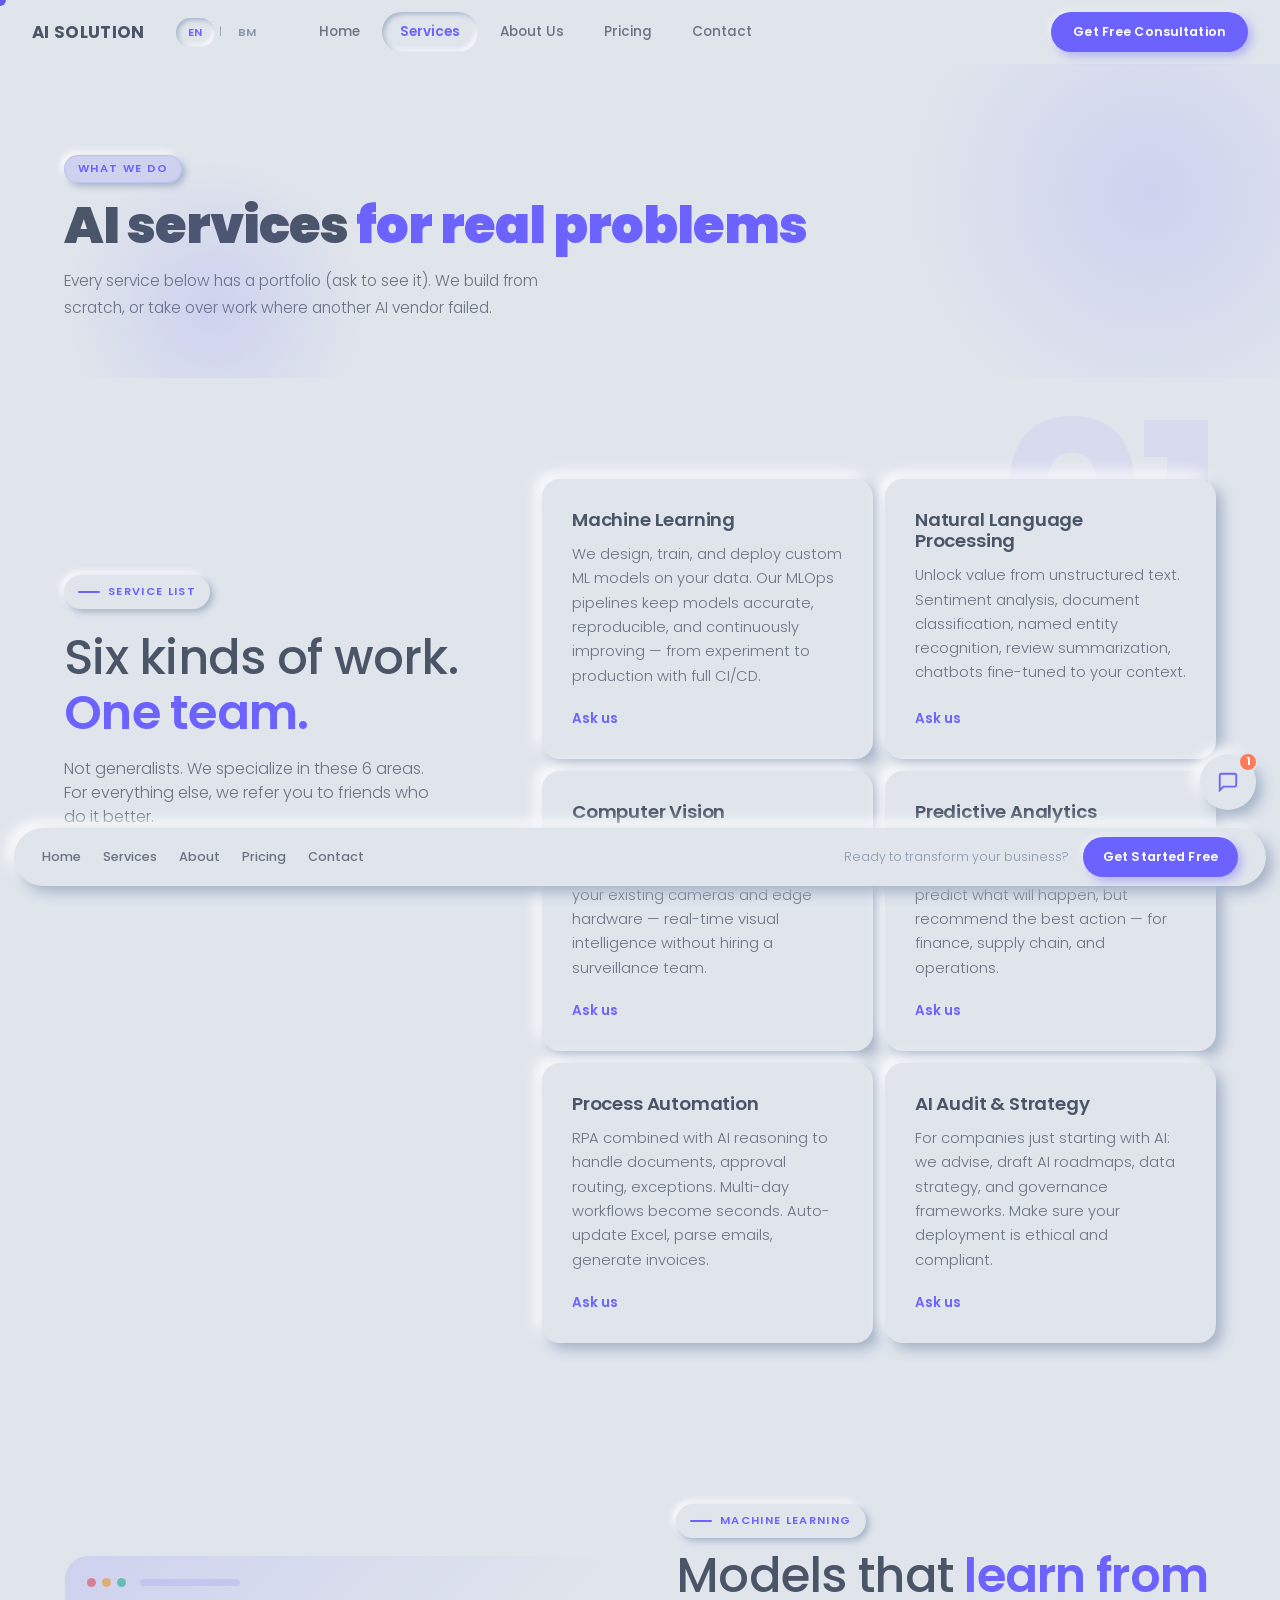
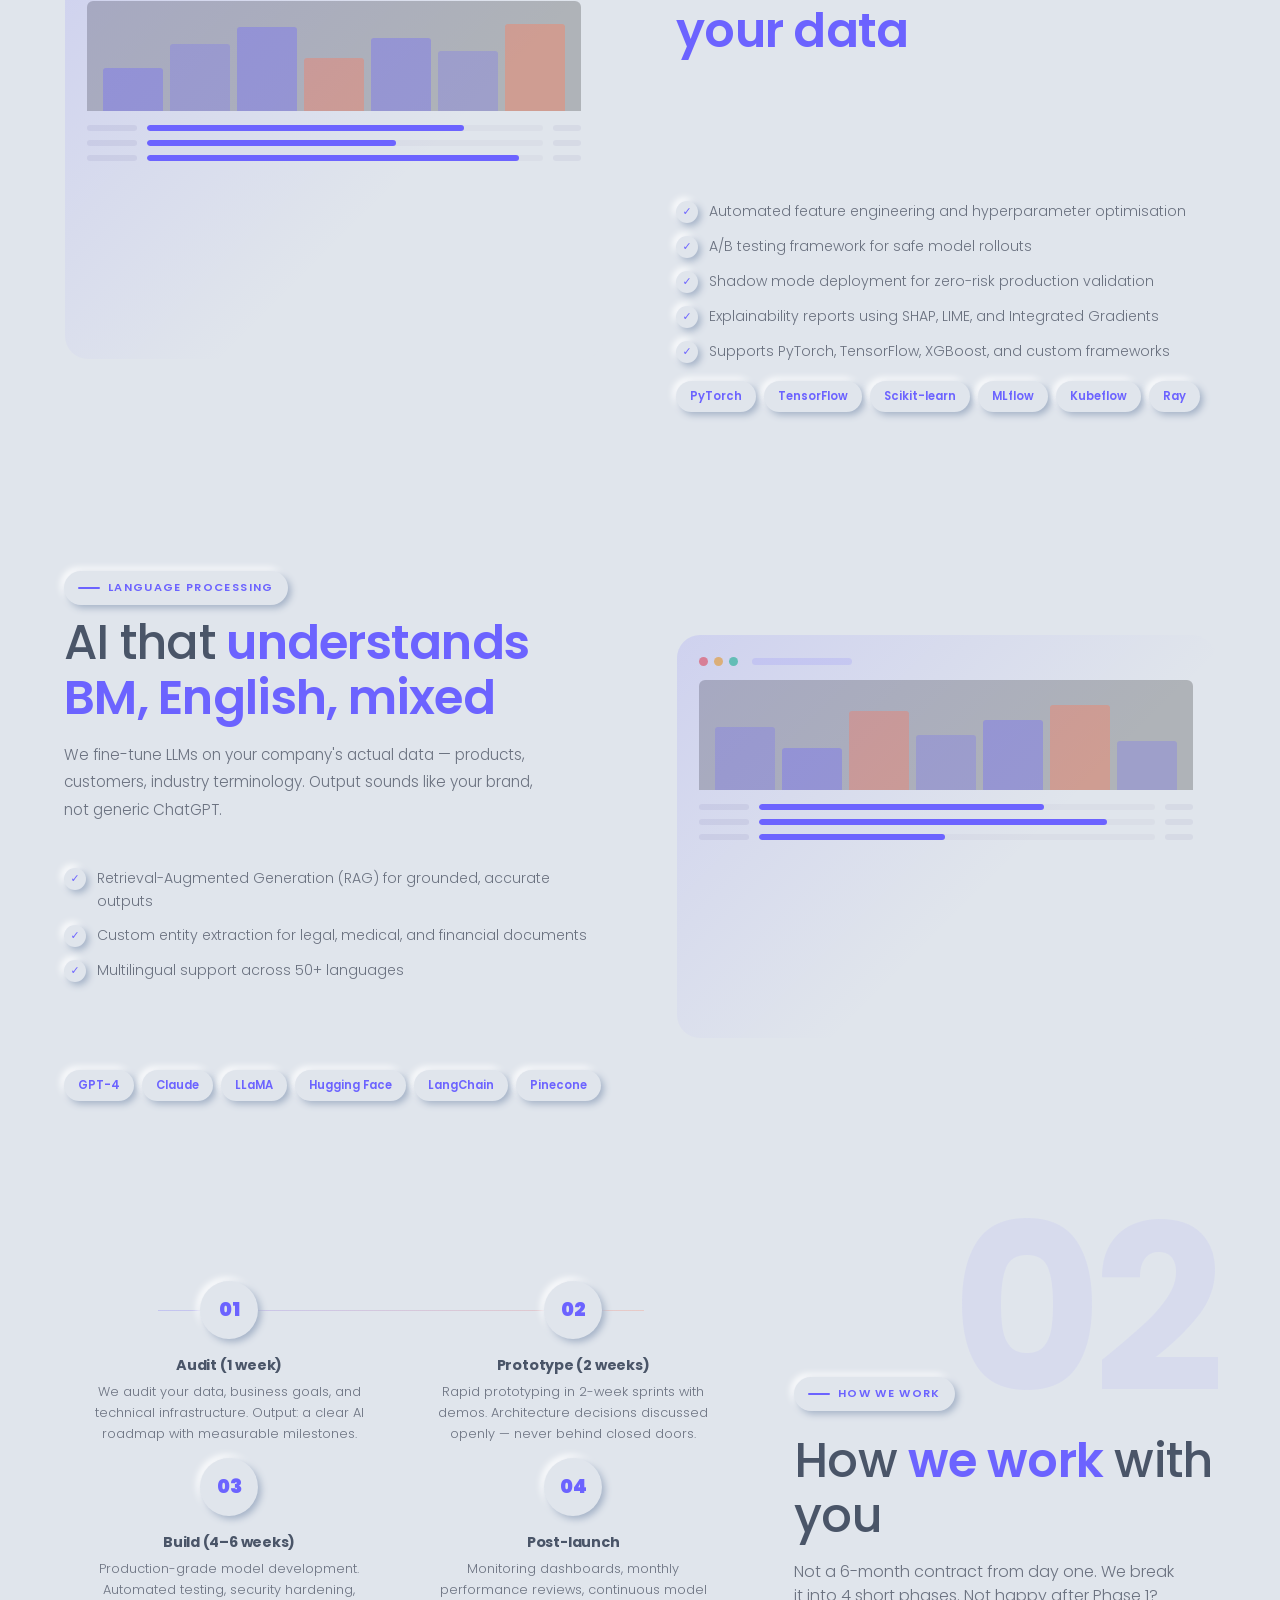
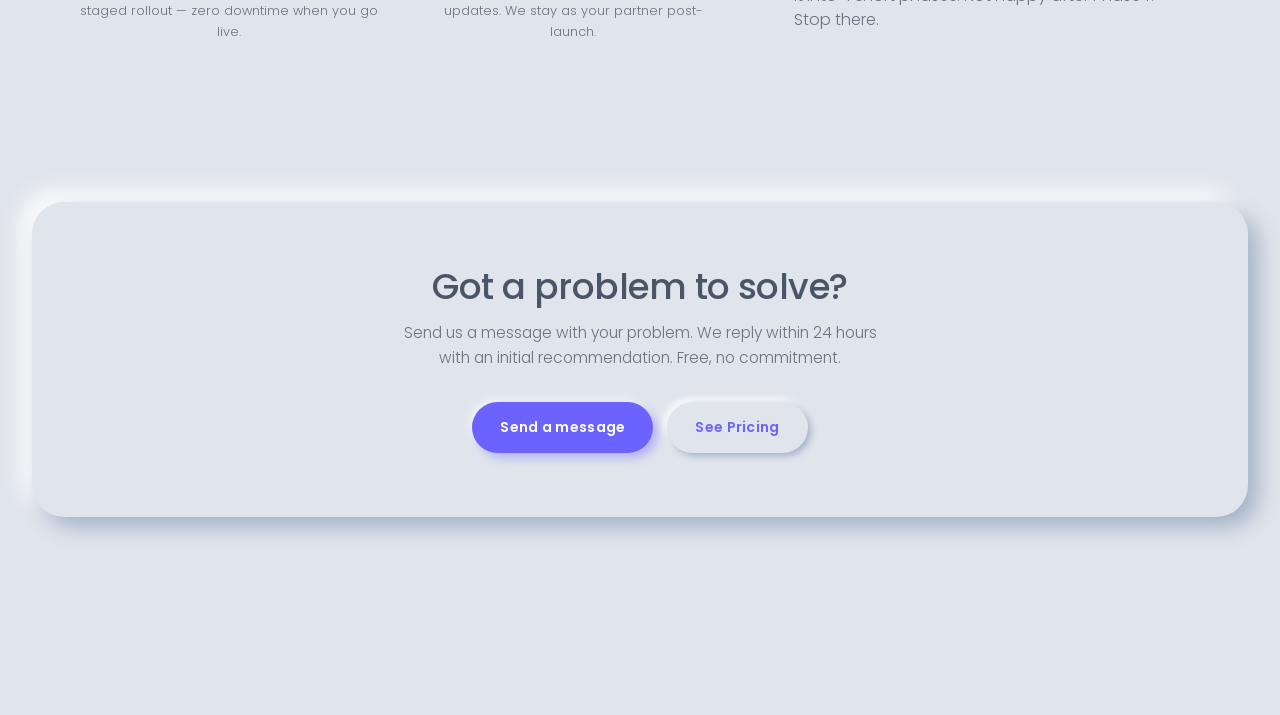
<file: services.html>
<!DOCTYPE html>
<html lang="en">
<head>
  <meta charset="UTF-8" />
  <meta name="viewport" content="width=device-width, initial-scale=1.0" />
  <title>Services — AI Solution</title>
  <meta name="description" content="Explore AI Solution's full portfolio: machine learning, NLP, computer vision, predictive analytics, and intelligent process automation." />
  <link rel="stylesheet" href="css/style.css" />
</head>
<body>

<!-- ── SIDEBAR ── -->
<aside class="sidebar">
  <div class="sidebar-header">
    <a href="index.html" class="logo">
      <div>
        <div class="logo-name">AI Solution</div>
      </div>
    </a>
    <div class="lang-toggle">
      <button class="lang-btn" data-lang="en">EN</button>
      <span class="lang-sep">|</span>
      <button class="lang-btn" data-lang="ms">BM</button>
    </div>
  </div>
  <nav class="sidebar-nav">
    <div class="nav-group-label">Main Menu</div>
    <a href="index.html" class="nav-link" data-i18n="nav.home">Home</a>
    <a href="services.html" class="nav-link" data-i18n="nav.services">Services</a>
    <a href="about.html" class="nav-link" data-i18n="nav.about">About Us</a>
    <a href="pricing.html" class="nav-link" data-i18n="nav.pricing">Pricing</a>
    <a href="contact.html" class="nav-link" data-i18n="nav.contact">Contact</a>
  </nav>
  <div class="sidebar-footer">
    <div class="social-row">
      <a href="#" class="social-btn" aria-label="Twitter/X">
        <svg viewBox="0 0 24 24" fill="currentColor"><path d="M18.244 2.25h3.308l-7.227 8.26 8.502 11.24H16.17l-4.714-6.231-5.401 6.231H2.76l7.73-8.835L1.254 2.25H8.08l4.713 6.231zm-1.161 17.52h1.833L7.084 4.126H5.117z"/></svg>
      </a>
      <a href="#" class="social-btn" aria-label="LinkedIn">
        <svg viewBox="0 0 24 24" fill="currentColor"><path d="M20.447 20.452h-3.554v-5.569c0-1.328-.027-3.037-1.852-3.037-1.853 0-2.136 1.445-2.136 2.939v5.667H9.351V9h3.414v1.561h.046c.477-.9 1.637-1.85 3.37-1.85 3.601 0 4.267 2.37 4.267 5.455v6.286zM5.337 7.433a2.062 2.062 0 01-2.063-2.065 2.064 2.064 0 112.063 2.065zm1.782 13.019H3.555V9h3.564v11.452zM22.225 0H1.771C.792 0 0 .774 0 1.729v20.542C0 23.227.792 24 1.771 24h20.451C23.2 24 24 23.227 24 22.271V1.729C24 .774 23.2 0 22.222 0h.003z"/></svg>
      </a>
      <a href="#" class="social-btn" aria-label="GitHub">
        <svg viewBox="0 0 24 24" fill="currentColor"><path d="M12 .297c-6.63 0-12 5.373-12 12 0 5.303 3.438 9.8 8.205 11.385.6.113.82-.258.82-.577 0-.285-.01-1.04-.015-2.04-3.338.724-4.042-1.61-4.042-1.61C4.422 18.07 3.633 17.7 3.633 17.7c-1.087-.744.084-.729.084-.729 1.205.084 1.838 1.236 1.838 1.236 1.07 1.835 2.809 1.305 3.495.998.108-.776.417-1.305.76-1.605-2.665-.3-5.466-1.332-5.466-5.93 0-1.31.465-2.38 1.235-3.22-.135-.303-.54-1.523.105-3.176 0 0 1.005-.322 3.3 1.23.96-.267 1.98-.399 3-.405 1.02.006 2.04.138 3 .405 2.28-1.552 3.285-1.23 3.285-1.23.645 1.653.24 2.873.12 3.176.765.84 1.23 1.91 1.23 3.22 0 4.61-2.805 5.625-5.475 5.92.42.36.81 1.096.81 2.22 0 1.606-.015 2.896-.015 3.286 0 .315.21.69.825.57C20.565 22.092 24 17.592 24 12.297c0-6.627-5.373-12-12-12"/></svg>
      </a>
      <a href="#" class="social-btn" aria-label="YouTube">
        <svg viewBox="0 0 24 24" fill="currentColor"><path d="M23.495 6.205a3.007 3.007 0 00-2.088-2.088c-1.87-.501-9.396-.501-9.396-.501s-7.507-.01-9.396.501A3.007 3.007 0 00.527 6.205a31.247 31.247 0 00-.522 5.805 31.247 31.247 0 00.522 5.783 3.007 3.007 0 002.088 2.088c1.868.502 9.396.502 9.396.502s7.506 0 9.396-.502a3.007 3.007 0 002.088-2.088 31.247 31.247 0 00.5-5.783 31.247 31.247 0 00-.5-5.805zM9.609 15.601V8.408l6.264 3.602z"/></svg>
      </a>
    </div>
    <a href="contact.html" class="sidebar-cta" data-i18n="nav.cta">Get Free Consultation</a>
  </div>
</aside>

<button class="hamburger" aria-label="Toggle navigation">
  <span></span><span></span><span></span>
</button>
<div class="sidebar-overlay"></div>

<main class="main">

  <!-- ── PAGE HERO ── -->
  <div class="page-hero">
    <div class="ph-label" data-i18n="services.hero.label">What We Do</div>
    <h1 class="ph-title" data-i18n="services.hero.title">Enterprise <span>AI Services</span><br>Built to Scale</h1>
    <p class="ph-desc" data-i18n="services.hero.desc">From your first proof-of-concept to a global production rollout, our end-to-end service portfolio covers every phase of your AI journey — with experts who've done it before.</p>
  </div>

  <!-- ── SERVICE CARDS OVERVIEW — Z-zig ── -->
  <section class="sec sec-split" data-no="01">
    <div class="sec-head">
      <div class="sec-label" data-i18n="services.port.label">Full Portfolio</div>
      <h2 class="sec-title reveal" data-i18n="services.port.title">Six Disciplines. <span>One Unified Platform.</span></h2>
      <p class="sec-desc reveal d1" data-i18n="services.port.desc">Every service is delivered through our integrated AI Platform, giving you a single pane of glass for development, deployment, monitoring, and governance.</p>
    </div>
    <div class="sec-body">
    <div class="srv-detail-grid">
      <div class="srv-card reveal d1">
        <h3 class="srv-card-title" data-i18n="services.s1.title">Machine Learning Engineering</h3>
        <p class="srv-card-desc" data-i18n="services.s1.desc">We design, train, and operationalise custom ML models using your data. Our MLOps pipelines ensure models stay accurate, reproducible, and continuously improving — from experimentation to production with full CI/CD automation.</p>
        <a href="contact.html" class="srv-card-link" data-i18n="services.card.link">Inquire about this service</a>
      </div>
      <div class="srv-card reveal d2">
        <h3 class="srv-card-title" data-i18n="services.s2.title">Natural Language Processing</h3>
        <p class="srv-card-desc" data-i18n="services.s2.desc">Unlock the value in your unstructured text data. We build custom NLP systems for sentiment analysis, document classification, named entity recognition, summarisation, and conversational AI powered by fine-tuned language models.</p>
        <a href="contact.html" class="srv-card-link" data-i18n="services.card.link">Inquire about this service</a>
      </div>
      <div class="srv-card reveal d1">
        <h3 class="srv-card-title" data-i18n="services.s3.title">Computer Vision Solutions</h3>
        <p class="srv-card-desc" data-i18n="services.s3.desc">From object detection and facial recognition to anomaly detection and 3D scene reconstruction, our CV systems integrate with your existing cameras and edge hardware to deliver real-time visual intelligence at any scale.</p>
        <a href="contact.html" class="srv-card-link" data-i18n="services.card.link">Inquire about this service</a>
      </div>
      <div class="srv-card reveal d2">
        <h3 class="srv-card-title" data-i18n="services.s4.title">Predictive &amp; Prescriptive Analytics</h3>
        <p class="srv-card-desc" data-i18n="services.s4.desc">Go beyond dashboards. We build probabilistic forecasting engines that not only predict what will happen, but recommend the optimal action to take — enabling proactive decision-making across finance, supply chain, and operations.</p>
        <a href="contact.html" class="srv-card-link" data-i18n="services.card.link">Inquire about this service</a>
      </div>
      <div class="srv-card reveal d1">
        <h3 class="srv-card-title" data-i18n="services.s5.title">Intelligent Process Automation</h3>
        <p class="srv-card-desc" data-i18n="services.s5.desc">Combine robotic process automation with AI reasoning to handle document ingestion, approval routing, exception handling, and multi-system orchestration — turning days-long workflows into seconds-long automated processes.</p>
        <a href="contact.html" class="srv-card-link" data-i18n="services.card.link">Inquire about this service</a>
      </div>
      <div class="srv-card reveal d2">
        <h3 class="srv-card-title" data-i18n="services.s6.title">AI Strategy &amp; Governance</h3>
        <p class="srv-card-desc" data-i18n="services.s6.desc">For organisations at the beginning of their AI journey, we provide executive advisory, AI roadmap development, data strategy consulting, and responsible AI governance frameworks to ensure ethical, compliant deployment at every level.</p>
        <a href="contact.html" class="srv-card-link" data-i18n="services.card.link">Inquire about this service</a>
      </div>
    </div>
    </div>
  </section>

  <!-- ── ALT: ML DEEP DIVE ── -->
  <div class="alt sec-alt">
    <div class="alt-visual reveal">
      <div class="vis-mockup">
        <div class="vm-header">
          <div class="vm-dot"></div><div class="vm-dot"></div><div class="vm-dot"></div>
          <div class="vm-titlebar"></div>
        </div>
        <div class="vm-chart">
          <div class="vm-bar" style="height:45%;background:rgba(108,99,255,0.35)"></div>
          <div class="vm-bar" style="height:70%;background:rgba(108,99,255,0.25)"></div>
          <div class="vm-bar" style="height:88%;background:rgba(108,99,255,0.35)"></div>
          <div class="vm-bar" style="height:55%;background:rgba(255,122,89,0.4)"></div>
          <div class="vm-bar" style="height:76%;background:rgba(108,99,255,0.35)"></div>
          <div class="vm-bar" style="height:62%;background:rgba(108,99,255,0.25)"></div>
          <div class="vm-bar" style="height:91%;background:rgba(255,122,89,0.4)"></div>
        </div>
        <div class="vm-rows">
          <div class="vm-row"><div class="vm-row-lbl"></div><div class="vm-row-track"><div class="vm-row-fill" style="width:80%"></div></div><div class="vm-row-val"></div></div>
          <div class="vm-row"><div class="vm-row-lbl"></div><div class="vm-row-track"><div class="vm-row-fill" style="width:63%"></div></div><div class="vm-row-val"></div></div>
          <div class="vm-row"><div class="vm-row-lbl"></div><div class="vm-row-track"><div class="vm-row-fill" style="width:94%"></div></div><div class="vm-row-val"></div></div>
        </div>
      </div>
    </div>
    <div class="alt-content reveal d2">
      <div class="sec-label" data-i18n="services.ml.label">Machine Learning</div>
      <h2 class="sec-title" data-i18n="services.ml.title">Models That <span>Improve Themselves</span></h2>
      <p class="sec-desc" data-i18n="services.ml.desc">Our automated retraining pipelines monitor model performance in real time and trigger retraining when drift is detected — so your models stay sharp without manual intervention.</p>
      <ul class="chk-list">
        <li>Automated feature engineering and hyperparameter optimisation</li>
        <li>A/B testing framework for safe model rollouts</li>
        <li>Shadow mode deployment for zero-risk production validation</li>
        <li>Explainability reports using SHAP, LIME, and Integrated Gradients</li>
        <li>Supports PyTorch, TensorFlow, XGBoost, and custom frameworks</li>
      </ul>
      <div class="tags">
        <span class="tag">PyTorch</span><span class="tag">TensorFlow</span>
        <span class="tag">Scikit-learn</span><span class="tag">MLflow</span>
        <span class="tag">Kubeflow</span><span class="tag">Ray</span>
      </div>
    </div>
  </div>

  <!-- ── ALT: NLP DEEP DIVE ── -->
  <div class="alt">
    <div class="alt-content reveal">
      <div class="sec-label" data-i18n="services.nlp.label">Natural Language Processing</div>
      <h2 class="sec-title" data-i18n="services.nlp.title">Language AI That <span>Understands Context</span></h2>
      <p class="sec-desc" data-i18n="services.nlp.desc">We fine-tune large language models on your domain-specific data, enabling them to understand your industry's terminology, tone, and compliance requirements out of the box.</p>
      <ul class="chk-list">
        <li>Retrieval-Augmented Generation (RAG) for grounded, accurate outputs</li>
        <li>Custom entity extraction for legal, medical, and financial documents</li>
        <li>Multilingual support across 50+ languages</li>
        <li>On-premise LLM deployment for air-gapped environments</li>
        <li>Hallucination detection and output guardrails built in</li>
      </ul>
      <div class="tags">
        <span class="tag">GPT-4</span><span class="tag">Claude</span>
        <span class="tag">LLaMA</span><span class="tag">Hugging Face</span>
        <span class="tag">LangChain</span><span class="tag">Pinecone</span>
      </div>
    </div>
    <div class="alt-visual reveal d2">
      <div class="vis-mockup">
        <div class="vm-header">
          <div class="vm-dot"></div><div class="vm-dot"></div><div class="vm-dot"></div>
          <div class="vm-titlebar"></div>
        </div>
        <div class="vm-chart">
          <div class="vm-bar" style="height:66%;background:rgba(108,99,255,0.25)"></div>
          <div class="vm-bar" style="height:44%;background:rgba(108,99,255,0.35)"></div>
          <div class="vm-bar" style="height:82%;background:rgba(255,122,89,0.4)"></div>
          <div class="vm-bar" style="height:57%;background:rgba(108,99,255,0.25)"></div>
          <div class="vm-bar" style="height:73%;background:rgba(108,99,255,0.35)"></div>
          <div class="vm-bar" style="height:89%;background:rgba(255,122,89,0.4)"></div>
          <div class="vm-bar" style="height:51%;background:rgba(108,99,255,0.25)"></div>
        </div>
        <div class="vm-rows">
          <div class="vm-row"><div class="vm-row-lbl"></div><div class="vm-row-track"><div class="vm-row-fill" style="width:72%"></div></div><div class="vm-row-val"></div></div>
          <div class="vm-row"><div class="vm-row-lbl"></div><div class="vm-row-track"><div class="vm-row-fill" style="width:88%"></div></div><div class="vm-row-val"></div></div>
          <div class="vm-row"><div class="vm-row-lbl"></div><div class="vm-row-track"><div class="vm-row-fill" style="width:47%"></div></div><div class="vm-row-val"></div></div>
        </div>
      </div>
    </div>
  </div>

  <!-- ── PROCESS — Z-zag (flipped) ── -->
  <section class="sec sec-split flip sec-alt" data-no="02">
    <div class="sec-head">
      <div class="sec-label" data-i18n="services.process.label">How We Work</div>
      <h2 class="sec-title reveal" data-i18n="services.process.title">Delivery in <span>Four Phases</span></h2>
      <p class="sec-desc reveal d1" data-i18n="services.process.desc">A structured, low-risk delivery model that keeps stakeholders aligned and minimises surprises — from initial discovery to post-launch optimisation.</p>
    </div>
    <div class="sec-body">
    <div class="process-row" style="margin-top:0">
      <div class="proc-item reveal d1">
        <div class="proc-num">01</div>
        <h3 class="proc-title" data-i18n="services.p1.title">Discovery &amp; Audit</h3>
        <p class="proc-desc" data-i18n="services.p1.desc">We assess your data assets, business objectives, and technical infrastructure to define a clear AI roadmap with measurable milestones.</p>
      </div>
      <div class="proc-item reveal d2">
        <div class="proc-num">02</div>
        <h3 class="proc-title" data-i18n="services.p2.title">Design &amp; Prototype</h3>
        <p class="proc-desc" data-i18n="services.p2.desc">Rapid prototyping in 2-week sprints with stakeholder demos. Architecture decisions are made collaboratively, not behind closed doors.</p>
      </div>
      <div class="proc-item reveal d3">
        <div class="proc-num">03</div>
        <h3 class="proc-title" data-i18n="services.p3.title">Build &amp; Deploy</h3>
        <p class="proc-desc" data-i18n="services.p3.desc">Production-grade model development with automated testing, security hardening, and staged rollout to ensure zero-disruption deployment.</p>
      </div>
      <div class="proc-item reveal d4">
        <div class="proc-num">04</div>
        <h3 class="proc-title" data-i18n="services.p4.title">Monitor &amp; Optimise</h3>
        <p class="proc-desc" data-i18n="services.p4.desc">Ongoing monitoring dashboards, quarterly performance reviews, and continuous model updates keep your AI ahead of the curve.</p>
      </div>
    </div>
    </div>
  </section>

  <!-- ── CTA ── -->
  <div class="cta-band reveal">
    <h2 data-i18n="services.cta.title">Have a Use Case in Mind?</h2>
    <p data-i18n="services.cta.desc">Share your challenge with our solution architects. We'll outline a tailored AI approach — completely free, with no obligation to proceed.</p>
    <div class="cta-btns">
      <a href="contact.html" class="btn btn-pri" data-i18n="services.cta.btn1">Talk to a Solution Architect</a>
      <a href="pricing.html" class="btn btn-sec" data-i18n="services.cta.btn2">See Pricing</a>
    </div>
  </div>

</main>

<nav class="bottom-bar">
  <div class="bar-links">
    <a href="index.html">Home</a>
    <a href="services.html">Services</a>
    <a href="about.html">About</a>
    <a href="pricing.html">Pricing</a>
    <a href="contact.html">Contact</a>
  </div>
  <div class="bar-right">
    <span data-i18n="bar.tagline">Ready to transform your business?</span>
    <a href="contact.html" class="bar-cta" data-i18n="bar.btn">Get Started Free
    </a>
  </div>
</nav>

<button class="back-top" aria-label="Back to top">
  <svg viewBox="0 0 24 24" fill="none" stroke="currentColor" stroke-width="2.5"><polyline points="18 15 12 9 6 15"/></svg>
</button>

<script src="js/i18n.js"></script>
<script src="js/main.js"></script>
</body>
</html>
</file>
<file: css/style.css>
/* ============================================================
   AI SOLUTION — Neumorphism
   Soft extruded UI, monochromatic, dual shadows for depth
   ============================================================ */

@import url('https://fonts.googleapis.com/css2?family=Poppins:wght@300;400;500;600;700&family=Geist+Mono:wght@400;500;600&display=swap');

:root {
  /* Neumorphic palette — everything matches the surface */
  --surface:        #e0e5ec;
  --surface-deep:   #d6dce5;
  --surface-raised: #e0e5ec;
  --shadow-light:   #ffffff;
  --shadow-dark:    #a3b1c6;
  --ink:            #4a5568;
  --ink-sub:        #6b7280;
  --ink-mute:       #8898aa;
  --accent:         #6c63ff;       /* soft purple */
  --accent-deep:    #5048d8;
  --accent-soft:    rgba(108,99,255,0.15);
  --warm:           #ff7a59;       /* secondary tint */
  --line:           transparent;
  --line-strong:    rgba(108,99,255,0.18);

  --bg-primary:    var(--surface);
  --bg-secondary:  var(--surface);
  --bg-card:       var(--surface);
  --bg-card-hover: var(--surface);
  --border:        transparent;
  --border-hover:  transparent;

  --primary:       var(--accent);
  --primary-dark:  var(--accent-deep);
  --secondary:     var(--warm);
  --accent-green:  var(--warm);
  --danger:        var(--warm);
  --warning:       var(--warm);

  --text:          var(--ink);
  --text-sub:      var(--ink-sub);
  --text-muted:    var(--ink-mute);

  --display: 'Poppins', system-ui, sans-serif;
  --mono:    'Geist Mono', ui-monospace, monospace;

  /* Core neumorphic shadows */
  --neu-raised:    6px 6px 14px var(--shadow-dark), -6px -6px 14px var(--shadow-light);
  --neu-raised-sm: 3px 3px 7px var(--shadow-dark), -3px -3px 7px var(--shadow-light);
  --neu-raised-lg: 10px 10px 22px var(--shadow-dark), -10px -10px 22px var(--shadow-light);
  --neu-pressed:   inset 4px 4px 8px var(--shadow-dark), inset -4px -4px 8px var(--shadow-light);
  --neu-pressed-sm: inset 2px 2px 5px var(--shadow-dark), inset -2px -2px 5px var(--shadow-light);

  --grad:          var(--accent);
  --grad-accent:   var(--accent-deep);
  --grad-glow:     none;
  --shadow-card:   var(--neu-raised);
  --glow:          none;
  --glow-sm:       none;

  --ease:          cubic-bezier(0.16, 1, 0.3, 1);
  --t:             all 0.24s var(--ease);
  --t-slow:        all 0.5s var(--ease);

  --r-sm:   12px;
  --r-md:   18px;
  --r-lg:   24px;
  --r-xl:   32px;

  --bar-h:         58px;
}

html, body { background: var(--surface); }

*, *::before, *::after { box-sizing: border-box; margin: 0; padding: 0; }
html { scroll-behavior: smooth; font-size: 16px; }
body {
  font-family: var(--display);
  font-weight: 300;
  background: var(--surface);
  background-image: none;
  color: var(--text);
  line-height: 1.6;
  overflow-x: hidden;
  -webkit-font-smoothing: antialiased;
}

/* Section labels — soft pill on neu-raised surface */
.eyebrow, .sec-label, .nav-group-label, .ph-label {
  font-family: var(--display) !important;
  font-weight: 600 !important;
  letter-spacing: 0.12em !important;
  text-transform: uppercase;
  font-size: 0.7rem !important;
  color: var(--accent) !important;
  display: inline-flex; align-items: center; gap: 10px;
  padding: 8px 14px;
  background: var(--surface);
  box-shadow: var(--neu-raised-sm);
  border-radius: 50px;
  border: none;
}
.eyebrow::before, .sec-label::before, .ph-label::before { content: none; }

/* Display typography — soft Poppins, never heavy */
h1, h2, h3, .hero-title, .sec-title, .ph-title, .cta-band h2 {
  font-family: var(--display);
  font-weight: 500;
  letter-spacing: -0.015em;
  line-height: 1.15;
  color: var(--ink);
}
h1 i, h2 i, h3 i, .hero-title i, .sec-title i,
.hero-title-grad, .sec-title span {
  font-style: normal;
  font-weight: 600;
  color: var(--accent);
}
a { color: inherit; text-decoration: none; }
img { display: block; max-width: 100%; }
button { font-family: inherit; }

/* ---- Scrollbar ---- */
::-webkit-scrollbar          { width: 5px; }
::-webkit-scrollbar-track    { background: var(--bg-secondary); }
::-webkit-scrollbar-thumb    { background: var(--primary); border-radius: 4px; }
::-webkit-scrollbar-thumb:hover { background: var(--secondary); }
::selection { background: rgba(108,99,255,0.25); color: var(--text); }

/* ============================================================
   TOP NAVBAR (converted from sidebar)
   ============================================================ */
.sidebar {
  position: fixed; top: 0; left: 0; right: 0;
  height: 64px; width: 100%;
  background: var(--surface);
  backdrop-filter: none;
  -webkit-backdrop-filter: none;
  border: none;
  display: flex; flex-direction: row; align-items: center;
  z-index: 1000;
  transition: transform 0.3s var(--ease);
  padding: 0 32px;
  gap: 32px;
}
.sidebar::after { display: none; }

/* Logo + lang toggle (left) */
.sidebar-header {
  display: flex; align-items: center; gap: 18px;
  padding: 0;
  border: none;
  flex-shrink: 0;
}
.lang-toggle {
  border-top: none !important;
  padding-top: 0 !important;
  margin-top: 0 !important;
  border-left: 1px solid var(--border);
  padding-left: 12px !important;
}
.logo { display: flex; align-items: center; }
.logo-name {
  font-family: var(--display);
  font-size: 1.05rem; font-weight: 700;
  font-variation-settings: "wdth" 90;
  letter-spacing: 0.02em;
  line-height: 1;
  color: var(--ink);
  text-transform: uppercase;
}

/* Nav (center, horizontal) */
.sidebar-nav {
  flex: 1; padding: 0;
  display: flex; align-items: center;
  gap: 4px; overflow: visible;
}
.nav-group-label { display: none; }
.nav-link {
  display: inline-flex; align-items: center; gap: 6px;
  padding: 8px 14px;
  color: var(--text-sub);
  font-size: 0.85rem; font-weight: 500;
  border: none;
  border-radius: 2px;
  transition: var(--t);
}
.nav-link {
  color: var(--ink-sub);
  padding: 9px 18px;
  border-radius: 50px;
  font-weight: 500;
  transition: var(--t);
  background: var(--surface);
}
.nav-link:hover { color: var(--accent); box-shadow: var(--neu-raised-sm); }
.nav-link.active {
  color: var(--accent);
  font-weight: 600;
  box-shadow: var(--neu-pressed-sm);
}
.nav-badge {
  margin-left: 4px; padding: 1px 6px;
  background: var(--primary); color: #fff;
  border-radius: 20px; font-size: 0.58rem; font-weight: 700;
}

/* Footer items (right) */
.sidebar-footer {
  display: flex; align-items: center; gap: 14px;
  padding: 0;
  border: none;
  flex-shrink: 0;
}
.social-row { display: none; }
.sidebar-cta {
  display: inline-block; width: auto;
  padding: 10px 22px;
  background: var(--accent); color: #ffffff;
  border-radius: 50px;
  font-family: var(--display);
  font-size: 0.78rem; font-weight: 600;
  letter-spacing: 0.01em;
  text-transform: none;
  transition: var(--t);
  white-space: nowrap;
  box-shadow: 4px 4px 10px rgba(108,99,255,0.4), -2px -2px 6px rgba(255,255,255,0.6);
}
.sidebar-cta:hover { box-shadow: 6px 6px 14px rgba(108,99,255,0.5), -3px -3px 8px rgba(255,255,255,0.7); }

/* ---- Hamburger ---- */
.hamburger {
  display: none;
  position: fixed;
  top: 12px; right: 14px;
  z-index: 1100;
  width: 44px; height: 44px;
  background: var(--surface);
  border: none;
  border-radius: 50%;
  box-shadow: var(--neu-raised-sm);
  flex-direction: column; align-items: center; justify-content: center;
  gap: 5px; cursor: pointer; transition: var(--t);
}
.hamburger:hover { box-shadow: var(--neu-raised); }
.hamburger.open { box-shadow: var(--neu-pressed-sm); }
.hamburger span {
  display: block; width: 18px; height: 2px;
  background: var(--accent); border-radius: 2px; transition: var(--t);
}
.hamburger.open span:nth-child(1) { transform: translateY(7px) rotate(45deg); }
.hamburger.open span:nth-child(2) { opacity: 0; transform: scaleX(0); }
.hamburger.open span:nth-child(3) { transform: translateY(-7px) rotate(-45deg); }

.sidebar-overlay {
  display: none;
  position: fixed; inset: 0;
  background: rgba(0,0,0,0.65); backdrop-filter: blur(4px);
  z-index: 999;
}
.sidebar-overlay.visible { display: block; }

/* ============================================================
   LAYOUT
   ============================================================ */
.main { margin-left: 0; padding-top: 64px; min-height: 100vh; padding-bottom: calc(var(--bar-h) + 60px); }

/* ============================================================
   STICKY BOTTOM BAR
   ============================================================ */
.bottom-bar {
  position: fixed; bottom: 14px;
  left: 14px; right: 14px;
  height: var(--bar-h);
  background: var(--surface);
  backdrop-filter: none;
  border: none;
  border-radius: 50px;
  box-shadow: var(--neu-raised);
  display: flex; align-items: center;
  justify-content: space-between;
  padding: 0 28px; z-index: 900;
}
.bar-links { display: flex; gap: 22px; }
.bar-links a {
  color: var(--ink-sub);
  font-family: var(--display);
  font-size: 0.8rem;
  font-weight: 500;
  transition: var(--t);
}
.bar-links a:hover { color: var(--accent); }
.bar-right { display: flex; align-items: center; gap: 14px; }
.bar-right span {
  color: var(--ink-mute);
  font-family: var(--display);
  font-size: 0.78rem;
  font-weight: 300;
}
.bar-cta {
  display: inline-flex; align-items: center; gap: 6px;
  padding: 10px 20px;
  background: var(--accent);
  color: #ffffff;
  border-radius: 50px;
  font-family: var(--display);
  font-size: 0.8rem;
  font-weight: 600;
  letter-spacing: 0.01em;
  transition: var(--t);
  box-shadow: 4px 4px 10px rgba(108,99,255,0.4), -2px -2px 6px rgba(255,255,255,0.6);
  white-space: nowrap;
}
.bar-cta:hover {
  box-shadow: 6px 6px 14px rgba(108,99,255,0.5), -3px -3px 8px rgba(255,255,255,0.7);
}
.bar-cta:active {
  box-shadow: inset 3px 3px 6px var(--accent-deep), inset -2px -2px 4px rgba(255,255,255,0.2);
}
.bar-cta svg { width: 13px; height: 13px; }

/* ============================================================
   BACK TO TOP
   ============================================================ */
.back-top {
  position: fixed;
  bottom: calc(var(--bar-h) + 28px); right: 24px;
  width: 44px; height: 44px;
  background: var(--surface); border: none;
  border-radius: 50%;
  box-shadow: var(--neu-raised-sm);
  display: flex; align-items: center; justify-content: center;
  color: var(--accent); cursor: pointer; z-index: 800;
  opacity: 0; visibility: hidden;
  transform: translateY(16px); transition: var(--t);
}
.back-top svg { width: 16px; height: 16px; }
.back-top.show { opacity: 1; visibility: visible; transform: translateY(0); }
.back-top:hover { box-shadow: var(--neu-raised); }
.back-top:active { box-shadow: var(--neu-pressed-sm); }

/* ============================================================
   HERO
   ============================================================ */
.hero {
  position: relative; min-height: 100vh;
  display: flex; align-items: center;
  overflow: hidden; background: var(--bg-primary);
}
.hero::before, .hero::after { display: none; }

.hero-inner {
  position: relative; z-index: 2;
  padding: 140px 64px 100px;
  max-width: 920px;
}
.eyebrow {
  display: inline-flex; align-items: center; gap: 8px;
  padding: 5px 15px;
  background: var(--accent-soft);
  border: 1px solid var(--accent-soft);
  border-radius: 30px;
  font-size: 0.7rem; color: var(--accent);
  letter-spacing: 2.5px; text-transform: uppercase; font-weight: 700;
  margin-bottom: 22px;
}
.eyebrow-dot {
  width: 6px; height: 6px; background: var(--accent);
  border-radius: 50%; animation: pulse 1.6s ease-in-out infinite;
}
@keyframes pulse { 0%,100%{opacity:1;transform:scale(1)} 50%{opacity:0.3;transform:scale(0.8)} }

.hero-title {
  font-family: var(--display);
  font-size: clamp(2.6rem, 7vw, 5rem);
  font-weight: 500;
  line-height: 1.1;
  letter-spacing: -0.025em;
  margin-bottom: 28px;
  color: var(--ink);
  text-transform: none;
}
.hero-title > span { display: block; }
.hero-title-grad {
  color: var(--accent);
  font-weight: 600;
  display: inline-block;
}

.hero-mascot-wrap {
  width: clamp(120px, 18vw, 240px);
  margin-bottom: 28px;
  display: block;
  will-change: transform;
  transition: transform 0.05s linear;
}
.hero-mascot {
  width: 100%;
  height: auto;
  display: block;
  animation: float-bot 4s ease-in-out infinite;
}
.hero-mascot path,
.hero-mascot rect,
.hero-mascot circle { transition: var(--t); }

@keyframes blink-eye {
  0%, 92%, 100% { transform: scaleY(1); }
  95%           { transform: scaleY(0.1); }
}
.hero-mascot .eye {
  transform-origin: center;
  animation: blink-eye 4s infinite;
}
@keyframes float-bot {
  0%, 100% { transform: translateY(0); }
  50%      { transform: translateY(-8px); }
}

/* Soft 3D blob mascot animations */
.hero-blobs .blob {
  transform-origin: center;
  transform-box: fill-box;
}
.hero-blobs .blob-1 { animation: blob-drift-1 7s ease-in-out infinite; }
.hero-blobs .blob-2 { animation: blob-drift-2 9s ease-in-out infinite; }
.hero-blobs .blob-3 { animation: blob-drift-3 6s ease-in-out infinite; }
.hero-blobs .blob-4 { animation: blob-drift-4 5s ease-in-out infinite; }

@keyframes blob-drift-1 {
  0%, 100% { transform: translate(0, 0) scale(1); }
  50%      { transform: translate(-6px, 4px) scale(1.03); }
}
@keyframes blob-drift-2 {
  0%, 100% { transform: translate(0, 0); }
  50%      { transform: translate(8px, -6px); }
}
@keyframes blob-drift-3 {
  0%, 100% { transform: translate(0, 0) scale(1); }
  50%      { transform: translate(-4px, -8px) scale(0.96); }
}
@keyframes blob-drift-4 {
  0%, 100% { transform: translate(0, 0); }
  50%      { transform: translate(10px, 10px); }
}

/* ============================================================
   COMIC PAGE LAYOUT
   ============================================================ */
.hero-comic {
  padding: 100px 32px 32px;
  background: transparent;
}
.comic-page {
  max-width: 1240px;
  margin: 0 auto;
  display: grid;
  gap: 14px;
  grid-template-columns: 1.4fr 1fr;
  grid-template-rows: auto auto;
  grid-template-areas:
    "a b"
    "c d";
  position: relative;
}
@media (max-width: 720px) {
  .comic-page {
    grid-template-columns: 1fr;
    grid-template-areas: "a" "b" "c" "d";
  }
}
.panel-a { grid-area: a; }
.panel-b { grid-area: b; }
.panel-c { grid-area: c; }
.panel-d { grid-area: d; }

.panel {
  border: none;
  border-radius: var(--r-lg);
  background: var(--surface);
  box-shadow: var(--neu-raised);
  padding: 32px;
  position: relative;
  overflow: hidden;
  min-height: 280px;
  display: flex;
  flex-direction: column;
  justify-content: flex-end;
}
.panel-tag {
  position: absolute;
  top: 10px; left: 12px;
  font-family: var(--mono);
  font-size: 0.62rem;
  font-weight: 600;
  letter-spacing: 0.08em;
  color: var(--lavender);
  text-transform: uppercase;
  z-index: 2;
}

/* Panel A — title splash */
.panel-a {
  background: var(--surface);
  box-shadow: var(--neu-raised-lg);
  min-height: 420px;
  justify-content: center;
}
.panel-a .hero-title {
  margin-bottom: 0;
  font-size: clamp(2.2rem, 5.5vw, 4.4rem);
  line-height: 1.1;
  color: var(--ink);
}

/* Panel B — hero photo, pressed surface frame */
.panel-b {
  background: var(--surface);
  box-shadow: var(--neu-pressed);
  align-items: stretch;
  justify-content: flex-start;
  padding: 18px;
  overflow: hidden;
}
.panel-b .panel-tag { color: var(--ink-mute); }
.panel-b-photo {
  display: block;
  position: relative;
}
.hero-photo {
  width: 100%;
  height: 100%;
  min-height: 280px;
  object-fit: cover;
  border-radius: calc(var(--r-lg) - 6px);
  box-shadow: var(--neu-raised-sm);
  display: block;
  filter: saturate(0.95);
}
.hero-photo-caption {
  position: absolute;
  bottom: 26px; left: 26px;
  font-family: var(--mono);
  font-size: 0.68rem;
  font-weight: 600;
  letter-spacing: 0.1em;
  color: #ffffff;
  background: rgba(74, 85, 104, 0.7);
  backdrop-filter: blur(8px);
  -webkit-backdrop-filter: blur(8px);
  padding: 6px 12px;
  border-radius: 50px;
}

/* Old blob mascot CSS still in stylesheet — keep for backward compat */
.panel-b .hero-mascot-wrap {
  width: clamp(180px, 75%, 260px);
  margin: 0;
  filter: none;
}
.panel-b .hero-mascot { color: var(--ink); }

/* Panel C — desc + CTA */
.panel-c {
  background: var(--surface);
  box-shadow: var(--neu-raised);
  justify-content: flex-end;
}
.panel-c .panel-tag { color: var(--accent); }
.panel-c .hero-desc {
  font-size: clamp(0.96rem, 1.4vw, 1.05rem);
  line-height: 1.6;
  color: var(--ink-sub);
  margin-bottom: 22px;
  max-width: 50ch;
  font-weight: 300;
}
.panel-c .hero-btns { display: flex; gap: 12px; flex-wrap: wrap; }

/* Panel D — speech bubble in pressed panel */
.panel-d {
  background: var(--surface);
  box-shadow: var(--neu-pressed);
  background-image: none;
  justify-content: center;
  align-items: center;
}
.speech {
  background: var(--surface);
  color: var(--ink-sub);
  box-shadow: var(--neu-raised-sm);
  border: none;
  border-radius: var(--r-md);
  padding: 22px 24px;
  position: relative;
  font-size: 0.94rem;
  line-height: 1.55;
  max-width: 92%;
  margin: 10px auto 18px;
  font-weight: 300;
}
.speech p { margin: 0; }
.speech-attr {
  display: block;
  font-family: var(--mono);
  font-size: 0.68rem;
  letter-spacing: 0.04em;
  margin-top: 10px;
  color: var(--lavender);
  text-transform: uppercase;
}
.speech::before {
  content: '';
  position: absolute;
  bottom: -14px; left: 38px;
  width: 22px; height: 22px;
  background: var(--surface);
  box-shadow: 3px 3px 6px var(--shadow-dark);
  transform: rotate(45deg);
  border-radius: 4px;
  z-index: -1;
}

/* Sound effects */
.sfx {
  position: absolute;
  font-family: var(--display);
  font-weight: 800;
  font-style: italic;
  font-size: clamp(1.4rem, 3.2vw, 2.4rem);
  font-variation-settings: "wdth" 75, "opsz" 96;
  letter-spacing: -0.025em;
  text-transform: uppercase;
  pointer-events: none;
  z-index: 3;
}
.sfx-1, .sfx-2, .sfx-3 {
  font-family: var(--display);
  font-weight: 600;
  font-style: normal;
  color: var(--accent);
  -webkit-text-stroke: 0;
  text-shadow: 3px 3px 8px var(--shadow-dark), -2px -2px 4px var(--shadow-light);
}
.sfx-1 { top: 36px; right: 28px; transform: rotate(-7deg); }
.sfx-2 {
  bottom: 22px; right: 22px;
  font-size: clamp(2rem, 5vw, 3.4rem);
  font-weight: 300;
  color: var(--warm);
  transform: rotate(0);
  text-shadow: none;
  opacity: 0.5;
}
.sfx-3 { top: 14px; right: 22px; transform: rotate(-12deg); font-size: 1.6rem; }

/* Override .hero / .hero-inner default centered narrow stack */
.hero-comic .hero-mascot-wrap {
  transition: none;
  animation: none;
}

/* ============================================================
   MARQUEE BANNER
   ============================================================ */
.marquee {
  background: var(--surface);
  color: var(--ink-sub);
  padding: 16px 0;
  overflow: hidden;
  position: relative;
  margin: 24px 32px;
  border-radius: 50px;
  box-shadow: var(--neu-pressed);
}
.marquee-track {
  display: inline-flex;
  align-items: center;
  gap: 20px;
  white-space: nowrap;
  animation: marquee-scroll 45s linear infinite;
  font-family: var(--mono);
  font-size: clamp(0.78rem, 1.2vw, 0.95rem);
  font-weight: 600;
  letter-spacing: 0.06em;
}
.marquee-track span {
  display: inline-block;
  text-transform: uppercase;
}
.marquee-track .marquee-dot {
  color: var(--accent);
  font-size: 0.8em;
  font-weight: 700;
}
.marquee-track { font-family: var(--display); font-weight: 500; }
@keyframes marquee-scroll {
  from { transform: translateX(0); }
  to   { transform: translateX(-50%); }
}
.marquee:hover .marquee-track { animation-play-state: paused; }

.hero-type-wrap {
  display: flex; align-items: center; gap: 0;
  height: 2rem; margin-bottom: 22px; overflow: hidden;
}
.hero-type-prefix { color: var(--text-sub); font-size: 1.05rem; font-weight: 500; margin-right: 6px; }
.hero-type { color: var(--accent); font-size: 1.05rem; font-weight: 700; letter-spacing: 0.5px; }
.cursor {
  display: inline-block; width: 2px; height: 1.1em;
  background: var(--accent); margin-left: 2px;
  vertical-align: text-bottom;
  animation: blink 0.75s step-end infinite;
}
@keyframes blink { 0%,100%{opacity:1} 50%{opacity:0} }

.hero-desc {
  font-size: 1.15rem; color: var(--text-sub);
  max-width: 560px; line-height: 1.7; margin-bottom: 48px;
  font-weight: 400;
}
.hero-btns { display: flex; gap: 14px; flex-wrap: wrap; margin-bottom: 56px; }

.hero-stats {
  display: flex; gap: 40px;
  padding-top: 36px;
  border-top: 1px solid var(--border);
}
.hstat-num {
  font-size: 2.1rem; font-weight: 900; line-height: 1;
  background: var(--grad); -webkit-background-clip: text;
  -webkit-text-fill-color: transparent; background-clip: text;
}
.hstat-lbl {
  font-size: 0.7rem; color: var(--text-muted);
  text-transform: uppercase; letter-spacing: 1.5px; margin-top: 5px;
}

/* ============================================================
   PAGE HERO (inner pages)
   ============================================================ */
.page-hero {
  position: relative; overflow: hidden;
  padding: 90px 64px 56px;
  background: var(--bg-secondary);
  border-bottom: 1px solid var(--border);
}
.page-hero::before {
  content: '';
  position: absolute; top: -120px; right: -120px;
  width: 500px; height: 500px;
  background: radial-gradient(circle, var(--accent-soft) 0%, transparent 70%);
  pointer-events: none;
}
.page-hero::after {
  content: '';
  position: absolute; bottom: -80px; left: 5%;
  width: 300px; height: 300px;
  background: radial-gradient(circle, var(--accent-soft) 0%, transparent 70%);
  pointer-events: none;
}
.ph-label {
  display: inline-flex; align-items: center; gap: 7px;
  padding: 4px 13px;
  background: var(--accent-soft);
  border: 1px solid var(--accent-soft);
  border-radius: 20px;
  font-size: 0.66rem; color: var(--primary);
  letter-spacing: 2.5px; text-transform: uppercase; font-weight: 700;
  margin-bottom: 14px;
}
.ph-title {
  font-size: clamp(2rem, 4vw, 3.4rem);
  font-weight: 900; letter-spacing: -1px; line-height: 1.1;
  margin-bottom: 14px;
}
.ph-desc {
  font-size: 0.97rem; color: var(--text-sub);
  max-width: 490px; line-height: 1.75;
}
.ph-title span {
  background: var(--grad); -webkit-background-clip: text;
  -webkit-text-fill-color: transparent; background-clip: text;
}

/* ============================================================
   SECTIONS
   ============================================================ */
.sec { padding: 100px 64px 80px; position: relative; }
.sec-alt { background: transparent; }

/* Z-pattern split section */
.sec-split {
  display: grid;
  grid-template-columns: minmax(280px, 1fr) 1.6fr;
  gap: 56px;
  align-items: start;
}
.sec-split.flip { grid-template-columns: 1.6fr minmax(280px, 1fr); }
.sec-split.flip .sec-head { order: 2; }
.sec-split.flip .sec-body { order: 1; }

.sec-head {
  position: sticky;
  top: 92px;
  padding-top: 4px;
}
.sec-head .sec-label { margin-bottom: 22px; }
.sec-head .sec-title { margin-bottom: 16px; }
.sec-head .sec-desc {
  font-size: 1rem;
  color: var(--text-sub);
  max-width: 38ch;
  line-height: 1.5;
}

/* Inside split sections, grids should auto-fit */
.sec-split .grid-3,
.sec-split .srv-detail-grid {
  display: grid;
  grid-template-columns: repeat(auto-fit, minmax(260px, 1fr));
  gap: 12px;
}
.sec-split .grid-2 {
  display: grid;
  grid-template-columns: repeat(auto-fit, minmax(280px, 1fr));
  gap: 12px;
}
.sec-split .process-row {
  display: grid;
  grid-template-columns: repeat(auto-fit, minmax(240px, 1fr));
  gap: 14px;
}
.sec-split .faq-list { max-width: none; }

@media (max-width: 900px) {
  .sec-split,
  .sec-split.flip {
    grid-template-columns: 1fr;
    gap: 32px;
  }
  .sec-split .sec-head,
  .sec-split.flip .sec-head {
    position: static;
    order: 1;
  }
  .sec-split .sec-body,
  .sec-split.flip .sec-body { order: 2; }
}

/* Giant section index numbers (decorative, background) */
.sec[data-no]::before {
  content: attr(data-no);
  position: absolute;
  top: 32px; right: 64px;
  font-family: var(--display);
  font-style: normal;
  font-weight: 700;
  font-size: clamp(8rem, 18vw, 16rem);
  line-height: 0.85;
  color: var(--accent);
  opacity: 0.07;
  pointer-events: none;
  z-index: 0;
  letter-spacing: -0.04em;
}
.sec > * { position: relative; z-index: 1; }

.sec-label {
  display: inline-flex; align-items: center; gap: 8px;
  font-size: 0.66rem; color: var(--primary);
  letter-spacing: 3px; text-transform: uppercase; font-weight: 700;
  margin-bottom: 10px;
}
.sec-label::before {
  content: ''; width: 22px; height: 2px;
  background: var(--grad); border-radius: 2px;
}
.sec-title {
  font-family: var(--display);
  font-size: clamp(1.8rem, 3.8vw, 3rem);
  font-weight: 500;
  letter-spacing: -0.015em;
  line-height: 1.15;
  margin-bottom: 16px;
  max-width: 20ch;
  color: var(--ink);
}
.sec-title span {
  font-style: normal;
  font-weight: 600;
  color: var(--accent);
  background: none !important;
  -webkit-background-clip: unset !important;
  -webkit-text-fill-color: currentColor !important;
}
.sec-desc {
  font-size: 0.95rem; color: var(--text-sub);
  max-width: 480px; line-height: 1.8; margin-bottom: 44px;
}

/* Alt layout */
.alt { display: flex; align-items: center; gap: 72px; padding: 80px 64px; }
.alt.rev { flex-direction: row-reverse; }
.alt-content { flex: 1; }
.alt-visual { flex: 1; }

/* ============================================================
   BUTTONS
   ============================================================ */
.btn {
  display: inline-flex; align-items: center; gap: 10px;
  padding: 14px 28px;
  border-radius: 50px;
  font-family: var(--display);
  font-size: 0.88rem; font-weight: 600;
  letter-spacing: 0.02em;
  text-transform: none;
  cursor: pointer; transition: var(--t);
  border: none;
  outline: none;
  position: relative;
  background: var(--surface);
  color: var(--accent);
  box-shadow: var(--neu-raised-sm);
}
.btn svg { width: 14px; height: 14px; }
.btn:hover { box-shadow: var(--neu-raised); }
.btn:active { box-shadow: var(--neu-pressed-sm); }

.btn-pri {
  background: var(--accent);
  color: #ffffff;
  box-shadow: 5px 5px 10px rgba(108,99,255,0.4), -3px -3px 8px rgba(255,255,255,0.6);
}
.btn-pri:hover {
  box-shadow: 7px 7px 16px rgba(108,99,255,0.5), -4px -4px 10px rgba(255,255,255,0.7);
}
.btn-pri:active {
  box-shadow: inset 4px 4px 8px var(--accent-deep), inset -3px -3px 6px rgba(255,255,255,0.2);
}

.btn-sec {
  background: var(--surface);
  color: var(--accent);
  box-shadow: var(--neu-raised-sm);
}

.btn-ghost {
  background: transparent;
  color: var(--primary);
  padding: 14px 0;
  border-bottom: 1px solid var(--primary);
  border-radius: 0;
}
.btn-ghost:hover { color: var(--text); border-color: var(--text); }

/* ============================================================
   CARDS GRID
   ============================================================ */
.grid-3 { display: grid; grid-template-columns: repeat(3,1fr); gap: 22px; }
.grid-4 { display: grid; grid-template-columns: repeat(4,1fr); gap: 22px; }
.grid-2 { display: grid; grid-template-columns: repeat(2,1fr); gap: 22px; }

.card {
  background: var(--surface);
  border: none;
  border-radius: var(--r-md);
  padding: 28px;
  position: relative;
  transition: var(--t);
  counter-increment: card-num;
  box-shadow: var(--neu-raised);
}
.card::before, .card::after { display: none; }
.card::before {
  display: block;
  content: counter(card-num, decimal-leading-zero);
  position: absolute;
  top: 18px; right: 22px;
  font-family: var(--mono);
  font-size: 0.72rem;
  font-weight: 600;
  letter-spacing: 0.04em;
  color: var(--ink-mute);
  background: none;
  width: auto; height: auto;
}
.card:hover {
  box-shadow: var(--neu-raised-lg);
  transform: translateY(-2px);
}
.card:hover .card-title { color: var(--accent); }

.card-icon { display: none; }
.card-title {
  font-family: var(--display);
  font-size: 1.15rem;
  font-weight: 600;
  margin-bottom: 10px;
  line-height: 1.3;
  letter-spacing: -0.01em;
  color: var(--ink);
  text-transform: none;
  padding-right: 40px;
  transition: var(--t);
}
.card-desc {
  font-size: 0.92rem;
  color: var(--ink-sub);
  line-height: 1.65;
  font-family: var(--display);
  font-weight: 300;
}

.grid-3 { counter-reset: card-num; }
.grid-2 { counter-reset: card-num; }

/* ============================================================
   STATS BAND
   ============================================================ */
.stats-band {
  padding: 54px 64px;
  background: var(--bg-secondary);
  border-top: 1px solid var(--border);
  border-bottom: 1px solid var(--border);
}
.stats-row { display: grid; grid-template-columns: repeat(4,1fr); gap: 0; }
.stat-item {
  text-align: center; padding: 20px;
  position: relative;
}
.stat-item::after {
  content: ''; position: absolute; right: 0; top: 15%; bottom: 15%;
  width: 1px; background: var(--border);
}
.stat-item:last-child::after { display: none; }
.stat-num {
  font-size: 2.6rem; font-weight: 900; line-height: 1;
  background: var(--grad); -webkit-background-clip: text;
  -webkit-text-fill-color: transparent; background-clip: text;
}
.stat-lbl {
  font-size: 0.76rem; color: var(--text-sub);
  text-transform: uppercase; letter-spacing: 1.5px; margin-top: 6px;
}

/* ============================================================
   FEATURE VISUAL (image card)
   ============================================================ */
.img-card {
  border-radius: var(--r-lg); overflow: hidden;
  border: 1px solid var(--border); position: relative;
  background: var(--bg-card);
}
.img-card img {
  width: 100%; display: block;
  filter: saturate(0.65) brightness(0.85);
  transition: var(--t-slow);
}
.img-card:hover img { filter: saturate(1) brightness(0.95); }
.img-card-overlay {
  position: absolute; inset: 0;
  background: linear-gradient(135deg, var(--accent-soft), transparent 60%);
}

/* Checklist */
.chk-list { list-style: none; display: flex; flex-direction: column; gap: 12px; margin-top: 22px; }
.chk-list li {
  display: flex; align-items: flex-start; gap: 11px;
  font-size: 0.88rem; color: var(--text-sub); line-height: 1.6;
}
.chk-list li::before {
  content: '✓';
  width: 22px; height: 22px; flex-shrink: 0;
  background: var(--surface);
  box-shadow: var(--neu-raised-sm);
  border: none;
  border-radius: 50%; display: flex; align-items: center; justify-content: center;
  font-size: 0.68rem; color: var(--accent); margin-top: 1px; font-weight: 700;
}

/* Tech tags */
.tags { display: flex; flex-wrap: wrap; gap: 8px; margin-top: 18px; }
.tag {
  padding: 6px 14px;
  background: var(--surface);
  border: none;
  box-shadow: var(--neu-raised-sm);
  border-radius: 50px;
  font-family: var(--display);
  font-size: 0.72rem;
  color: var(--accent); font-weight: 600;
}

/* ============================================================
   TESTIMONIALS
   ============================================================ */
.testi-card {
  background: var(--bg-card); border: 1px solid var(--border);
  border-radius: var(--r-md); padding: 26px; transition: var(--t);
}
.testi-card:hover { border-color: var(--border-hover); transform: translateY(-3px); }
.testi-stars { color: var(--warning); font-size: 0.78rem; letter-spacing: 2px; margin-bottom: 14px; }
.testi-text {
  font-size: 0.875rem; color: var(--text-sub);
  line-height: 1.82; font-style: italic; margin-bottom: 18px;
}
.testi-author { display: flex; align-items: center; gap: 12px; }
.testi-avatar {
  width: 42px; height: 42px; border-radius: 50%;
  object-fit: cover; border: 2px solid var(--border);
}
.testi-name { font-size: 0.875rem; font-weight: 700; }
.testi-role { font-size: 0.73rem; color: var(--text-muted); }

/* ============================================================
   PRICING
   ============================================================ */
.pricing-wrap { display: grid; grid-template-columns: repeat(3,1fr); gap: 22px; align-items: start; }
.price-card {
  background: var(--surface);
  border: none;
  border-radius: var(--r-lg);
  padding: 36px 30px;
  position: relative;
  transition: var(--t);
  box-shadow: var(--neu-raised);
}
.price-card:hover { box-shadow: var(--neu-raised-lg); transform: translateY(-2px); }
.price-card.hot {
  background: var(--surface);
  box-shadow: var(--neu-raised-lg), inset 0 0 0 2px var(--accent-soft);
}
.price-card.hot::before {
  content: 'MOST POPULAR';
  position: absolute; top: -13px; left: 50%; transform: translateX(-50%);
  background: var(--accent); color: #ffffff;
  border-radius: 50px;
  padding: 5px 18px;
  border-radius: 20px; font-size: 0.6rem; font-weight: 800; letter-spacing: 1.5px;
  white-space: nowrap;
}
.price-tier {
  font-size: 0.66rem; font-weight: 800;
  letter-spacing: 2.5px; text-transform: uppercase;
  color: var(--primary); margin-bottom: 10px;
}
.price-amount {
  display: flex; align-items: baseline; gap: 4px;
  margin-bottom: 6px;
}
.price-cur { font-size: 1.15rem; font-weight: 700; }
.price-val { font-size: 2.8rem; font-weight: 900; line-height: 1; }
.price-mo { font-size: 0.8rem; color: var(--text-muted); }
.price-desc {
  font-size: 0.845rem; color: var(--text-sub); line-height: 1.65;
  margin-bottom: 24px; padding-bottom: 24px; border-bottom: 1px solid var(--border);
}
.price-feats { list-style: none; display: flex; flex-direction: column; gap: 11px; margin-bottom: 28px; }
.price-feats li {
  display: flex; align-items: center; gap: 9px;
  font-size: 0.84rem; color: var(--text-sub);
}
.pi-yes {
  width: 18px; height: 18px; flex-shrink: 0;
  background: rgba(16,185,129,0.12);
  border: 1px solid rgba(16,185,129,0.3);
  border-radius: 50%; display: flex; align-items: center; justify-content: center;
  font-size: 0.62rem; color: var(--accent-green);
}
.pi-no {
  width: 18px; height: 18px; flex-shrink: 0;
  background: rgba(239,68,68,0.08);
  border: 1px solid rgba(239,68,68,0.2);
  border-radius: 50%; display: flex; align-items: center; justify-content: center;
  font-size: 0.62rem; color: var(--danger); opacity: 0.5;
}
.price-feats li.dim { opacity: 0.42; }

/* ============================================================
   FAQ
   ============================================================ */
.faq-list { display: flex; flex-direction: column; gap: 10px; }
.faq-item {
  background: var(--surface);
  border: none;
  border-radius: var(--r-md);
  overflow: hidden;
  transition: var(--t);
  box-shadow: var(--neu-raised-sm);
  margin-bottom: 10px;
}
.faq-item.open { box-shadow: var(--neu-pressed-sm); }
.faq-q {
  display: flex; align-items: center; justify-content: space-between;
  padding: 18px 22px; cursor: pointer;
  font-size: 0.91rem; font-weight: 600;
  color: var(--text); transition: var(--t); user-select: none; gap: 14px;
}
.faq-q:hover { color: var(--primary); }
.faq-icon {
  width: 32px; height: 32px; flex-shrink: 0;
  border-radius: 50%;
  background: var(--surface);
  box-shadow: var(--neu-raised-sm);
  border: none;
  display: flex; align-items: center; justify-content: center;
  color: var(--accent); font-size: 1.15rem; line-height: 1; font-weight: 400;
  transition: var(--t); font-weight: 300;
}
.faq-item.open .faq-icon {
  background: var(--accent); color: #ffffff;
  border: none;
  transform: rotate(45deg);
}
.faq-body { max-height: 0; overflow: hidden; transition: max-height 0.36s var(--ease); }
.faq-item.open .faq-body { max-height: 400px; }
.faq-body-inner {
  padding: 0 22px 18px;
  font-size: 0.875rem; color: var(--text-sub); line-height: 1.82;
}

/* ============================================================
   CONTACT
   ============================================================ */
.contact-layout { display: grid; grid-template-columns: 1fr 1.6fr; gap: 56px; align-items: start; }
.contact-info-list { display: flex; flex-direction: column; gap: 22px; margin-top: 28px; }
.cinfo-item { display: flex; gap: 15px; align-items: flex-start; }
.cinfo-icon {
  width: 44px; height: 44px; flex-shrink: 0;
  background: var(--surface);
  border: none;
  box-shadow: var(--neu-raised-sm);
  border-radius: 50%;
  display: flex; align-items: center; justify-content: center;
  color: var(--accent);
}
.cinfo-icon svg { width: 18px; height: 18px; color: var(--accent); }
.cinfo-lbl { font-family: var(--display); font-size: 0.68rem; color: var(--ink-mute); text-transform: uppercase; letter-spacing: 1.2px; font-weight: 600; margin-bottom: 4px; }
.cinfo-val { font-family: var(--display); font-size: 0.92rem; color: var(--ink); font-weight: 500; }

.contact-form-wrap {
  background: var(--surface);
  border: none;
  border-radius: var(--r-lg);
  padding: 38px 36px;
  box-shadow: var(--neu-raised);
}
.form-row { display: grid; grid-template-columns: 1fr 1fr; gap: 18px; }
.form-group { display: flex; flex-direction: column; gap: 7px; margin-bottom: 18px; }
.form-label { font-size: 0.76rem; font-weight: 700; color: var(--text-sub); text-transform: uppercase; letter-spacing: 0.5px; }
.form-ctrl {
  width: 100%; padding: 14px 16px;
  background: var(--surface);
  border: none;
  border-radius: var(--r-sm);
  box-shadow: var(--neu-pressed-sm);
  font-family: var(--display);
  color: var(--text); font-size: 0.89rem; font-family: inherit;
  transition: var(--t); outline: none;
}
.form-ctrl::placeholder { color: var(--ink-mute); }
.form-ctrl:focus { outline: none; box-shadow: var(--neu-pressed), 0 0 0 2px var(--accent); }
.form-ctrl.err { box-shadow: var(--neu-pressed-sm), 0 0 0 2px var(--warm); }
textarea.form-ctrl { resize: vertical; min-height: 118px; }
.form-err { font-size: 0.73rem; color: var(--danger); display: none; }
.form-group.has-err .form-err { display: block; }
.form-group.has-err .form-ctrl { border-color: var(--danger); }
.form-ok {
  padding: 14px 16px; margin-top: 14px;
  background: rgba(16,185,129,0.1);
  border: 1px solid rgba(16,185,129,0.3);
  border-radius: var(--r-sm); color: var(--accent-green);
  font-size: 0.875rem; display: none;
}
.form-ok.show { display: flex; align-items: center; gap: 8px; }
.form-ok svg { width: 16px; height: 16px; flex-shrink: 0; }

/* ============================================================
   TEAM
   ============================================================ */
.team-grid { display: grid; grid-template-columns: repeat(4,1fr); gap: 20px; }
.team-card {
  background: var(--surface);
  border: none;
  border-radius: var(--r-md);
  overflow: hidden;
  transition: var(--t);
  box-shadow: var(--neu-raised);
}
.team-card:hover { box-shadow: var(--neu-raised-lg); transform: translateY(-2px); }
.team-img { aspect-ratio: 1; overflow: hidden; }
.team-img img {
  width: 100%; height: 100%; object-fit: cover;
  filter: saturate(0.65); transition: var(--t-slow);
}
.team-card:hover .team-img img { filter: saturate(1); transform: scale(1.05); }
.team-info { padding: 18px; }
.team-name { font-size: 0.93rem; font-weight: 700; margin-bottom: 3px; }
.team-role { font-size: 0.7rem; color: var(--primary); font-weight: 700; letter-spacing: 1px; text-transform: uppercase; margin-bottom: 10px; }
.team-socials { display: flex; gap: 7px; }
.team-socials a {
  width: 26px; height: 26px; border-radius: 6px;
  border: 1px solid var(--border);
  display: flex; align-items: center; justify-content: center;
  color: var(--text-muted); transition: var(--t);
}
.team-socials a svg { width: 11px; height: 11px; }
.team-socials a:hover { border-color: var(--primary); color: var(--primary); background: var(--accent-soft); }

/* ============================================================
   TIMELINE
   ============================================================ */
.tl { position: relative; padding-left: 38px; }
.tl::before {
  content: ''; position: absolute; left: 7px; top: 4px; bottom: 4px;
  width: 2px; background: linear-gradient(to bottom, var(--primary), transparent);
}
.tl-item { position: relative; padding-bottom: 36px; }
.tl-item:last-child { padding-bottom: 0; }
.tl-item::before {
  content: ''; position: absolute; left: -34px; top: 5px;
  width: 12px; height: 12px; background: var(--primary); border-radius: 50%;
  box-shadow: 0 0 12px var(--accent-soft);
}
.tl-year { font-size: 0.68rem; font-weight: 800; color: var(--accent); letter-spacing: 2px; text-transform: uppercase; margin-bottom: 5px; }
.tl-title { font-size: 0.98rem; font-weight: 700; margin-bottom: 6px; }
.tl-desc { font-size: 0.865rem; color: var(--text-sub); line-height: 1.72; }

/* ============================================================
   PROCESS STEPS
   ============================================================ */
.process-row { display: grid; grid-template-columns: repeat(4,1fr); gap: 0; position: relative; }
.process-row::before {
  content: ''; position: absolute;
  top: 29px; left: 14%; right: 14%; height: 1px;
  background: linear-gradient(to right, var(--primary), var(--secondary));
  opacity: 0.25;
}
.proc-item { text-align: center; padding: 0 14px; position: relative; z-index: 1; }
.proc-num {
  width: 58px; height: 58px; border-radius: 50%;
  background: var(--surface); border: none;
  box-shadow: var(--neu-raised-sm);
  color: var(--accent);
  display: flex; align-items: center; justify-content: center;
  margin: 0 auto 18px;
  font-size: 1.2rem; font-weight: 900; color: var(--primary);
  transition: var(--t);
}
.proc-item:hover .proc-num { box-shadow: var(--neu-pressed-sm); }
.proc-title { font-size: 0.9rem; font-weight: 700; margin-bottom: 7px; }
.proc-desc { font-size: 0.8rem; color: var(--text-sub); line-height: 1.65; }

/* ============================================================
   VALUES
   ============================================================ */
.val-item {
  background: var(--surface);
  border: none;
  border-radius: var(--r-md);
  padding: 26px 28px;
  transition: var(--t);
  counter-increment: val-num;
  position: relative;
  box-shadow: var(--neu-raised);
}
.val-item::before {
  content: counter(val-num, decimal-leading-zero);
  position: absolute;
  top: 22px; right: 26px;
  font-family: var(--mono);
  font-size: 0.7rem; font-weight: 600;
  color: var(--ink-mute);
  letter-spacing: 0.04em;
}
.val-item:hover { box-shadow: var(--neu-raised-lg); transform: translateY(-2px); }
.val-item:hover .val-title { color: var(--accent); }
.grid-2 { counter-reset: val-num; }
.val-icon { font-size: 1.6rem; margin-bottom: 12px; }
.val-title {
  font-family: var(--display);
  font-size: 1.1rem; font-weight: 600;
  margin-bottom: 10px;
  letter-spacing: -0.01em;
  text-transform: none;
  line-height: 1.3;
  padding-right: 40px;
  color: var(--ink);
  transition: var(--t);
}
.val-desc { font-size: 0.9rem; color: var(--ink-sub); line-height: 1.65; font-family: var(--display); font-weight: 300; }

/* ============================================================
   CTA BAND
   ============================================================ */
.cta-band {
  text-align: center;
  padding: 64px 48px;
  background: var(--surface);
  box-shadow: var(--neu-raised-lg);
  border: none;
  border-radius: var(--r-xl);
  margin: 80px 32px;
  position: relative; overflow: hidden;
}
.cta-band::before { display: none; }
.cta-band h2 {
  font-size: clamp(1.6rem, 2.8vw, 2.3rem);
  font-weight: 500;
  letter-spacing: -0.015em;
  margin-bottom: 14px;
  color: var(--ink);
}
.cta-band p {
  font-size: 0.96rem;
  font-weight: 300;
  color: var(--ink-sub);
  max-width: 480px;
  margin: 0 auto 32px;
  line-height: 1.6;
}
.cta-btns { display: flex; gap: 14px; justify-content: center; flex-wrap: wrap; }

/* ============================================================
   SCROLL REVEAL / PARALLAX
   ============================================================ */
.reveal {
  opacity: 0;
  transform: translateY(40px);
  transition: opacity 0.9s cubic-bezier(0.22, 1, 0.36, 1),
              transform 0.9s cubic-bezier(0.22, 1, 0.36, 1);
  will-change: opacity, transform;
}
.reveal.in { opacity: 1; transform: translateY(0); }

.reveal-left  { transform: translateX(-50px); }
.reveal-right { transform: translateX(50px); }
.reveal-scale { transform: scale(0.92); }
.reveal-left.in, .reveal-right.in { transform: translateX(0); }
.reveal-scale.in { transform: scale(1); }

/* Hero stagger reveal */
.hero-reveal {
  opacity: 0;
  transform: translateY(36px);
  transition: opacity 0.9s cubic-bezier(0.22, 1, 0.36, 1),
              transform 0.9s cubic-bezier(0.22, 1, 0.36, 1);
}
.hero-reveal.in { opacity: 1; transform: translateY(0); }

/* Custom cursor */
.cursor-dot {
  position: fixed;
  top: 0; left: 0;
  width: 12px; height: 12px;
  margin: -6px 0 0 -6px;
  background: var(--primary);
  border-radius: 50%;
  pointer-events: none;
  z-index: 9999;
  mix-blend-mode: multiply;
  transition: width 0.25s var(--ease), height 0.25s var(--ease),
              margin 0.25s var(--ease), background 0.25s var(--ease);
}
.cursor-dot.grow {
  width: 44px; height: 44px;
  margin: -22px 0 0 -22px;
  background: rgba(184,52,28,0.28);
}
@media (pointer: coarse), (hover: none) {
  .cursor-dot { display: none !important; }
}

/* Card image zoom hover (for cards with bg image future use) */
.card { overflow: hidden; }
.card-img {
  display: block;
  overflow: hidden;
  margin: -28px -26px 20px;
}
.card-img > img,
.card-img > .img {
  display: block;
  width: 100%; height: 220px;
  object-fit: cover;
  transition: transform 0.6s var(--ease);
}
.card:hover .card-img > img,
.card:hover .card-img > .img { transform: scale(1.08); }
.d1 { transition-delay: 0.08s; }
.d2 { transition-delay: 0.16s; }
.d3 { transition-delay: 0.24s; }
.d4 { transition-delay: 0.32s; }
.d5 { transition-delay: 0.40s; }

/* ============================================================
   VIS MOCKUP (replaces picsum placeholder images)
   ============================================================ */
.vis-mockup {
  width: 100%; aspect-ratio: 4/3;
  background: var(--bg-card);
  border: 1px solid var(--border);
  border-radius: var(--r-lg);
  padding: 22px 22px 0;
  display: flex; flex-direction: column; gap: 14px;
  position: relative; overflow: hidden;
}
.vis-mockup::before {
  content: '';
  position: absolute; inset: 0;
  background: linear-gradient(135deg, var(--accent-soft), transparent 60%);
  pointer-events: none;
}
.vm-header { display: flex; align-items: center; gap: 6px; }
.vm-dot { width: 9px; height: 9px; border-radius: 50%; }
.vm-dot:nth-child(1) { background: rgba(239,68,68,0.6); }
.vm-dot:nth-child(2) { background: rgba(245,158,11,0.6); }
.vm-dot:nth-child(3) { background: rgba(16,185,129,0.6); }
.vm-titlebar { margin-left: 8px; width: 100px; height: 7px; background: var(--accent-soft); border-radius: 4px; }
.vm-chart {
  display: flex; align-items: flex-end; gap: 7px;
  height: 110px;
  background: rgba(0,0,0,0.22);
  border-radius: 6px 6px 0 0;
  padding: 14px 16px 0;
}
.vm-bar { flex: 1; border-radius: 3px 3px 0 0; min-height: 6px; }
.vm-rows { display: flex; flex-direction: column; gap: 9px; padding-bottom: 22px; }
.vm-row { display: flex; align-items: center; gap: 10px; }
.vm-row-lbl { width: 50px; height: 6px; background: rgba(150,150,180,0.18); border-radius: 3px; flex-shrink: 0; }
.vm-row-track { flex: 1; height: 6px; background: rgba(150,150,180,0.09); border-radius: 3px; overflow: hidden; }
.vm-row-fill { height: 100%; background: var(--grad); border-radius: 3px; }
.vm-row-val { width: 28px; height: 6px; background: rgba(150,150,180,0.14); border-radius: 3px; flex-shrink: 0; }

/* ============================================================
   AVATAR INITIALS (replaces picsum team/testimonial photos)
   ============================================================ */
.avatar-init {
  width: 100%; aspect-ratio: 1;
  background: var(--bg-secondary);
  display: flex; align-items: center; justify-content: center;
  font-size: 2.4rem; font-weight: 800;
  color: var(--primary); letter-spacing: -1px;
  user-select: none;
}
.testi-init {
  width: 42px; height: 42px; flex-shrink: 0;
  border-radius: 50%;
  background: var(--accent-soft);
  border: 2px solid var(--border);
  display: flex; align-items: center; justify-content: center;
  font-size: 0.8rem; font-weight: 800; color: var(--primary);
  user-select: none;
}

/* ============================================================
   SERVICES PAGE — Service detail cards
   ============================================================ */
.srv-detail-grid { display: grid; grid-template-columns: repeat(2,1fr); gap: 22px; }
.srv-card {
  background: var(--surface);
  border: none;
  border-radius: var(--r-md);
  padding: 30px;
  transition: var(--t);
  display: flex;
  flex-direction: column;
  gap: 0;
  box-shadow: var(--neu-raised);
}
.srv-card:hover { box-shadow: var(--neu-raised-lg); transform: translateY(-2px); }
.srv-card:hover .srv-card-title { color: var(--accent); }
.srv-card-icon {
  width: 54px; height: 54px;
  background: var(--surface);
  box-shadow: var(--neu-pressed-sm);
  border: none;
  border-radius: 50%;
  display: flex; align-items: center; justify-content: center;
  font-size: 1.5rem; margin-bottom: 16px; transition: var(--t);
}
.srv-card:hover .srv-card-icon { box-shadow: var(--neu-pressed); }
.srv-card-title {
  font-family: var(--display);
  font-size: 1.15rem;
  font-weight: 600;
  margin-bottom: 12px;
  letter-spacing: -0.01em;
  color: var(--ink);
  transition: var(--t);
}
.srv-card-desc {
  font-family: var(--display);
  font-size: 0.92rem;
  font-weight: 300;
  color: var(--ink-sub);
  line-height: 1.65;
  margin-bottom: 20px;
  flex: 1;
}
.srv-card-link {
  display: inline-flex; align-items: center; gap: 6px;
  font-family: var(--display);
  font-size: 0.84rem;
  font-weight: 600;
  color: var(--accent);
  transition: var(--t);
}
.srv-card-link svg { width: 13px; height: 13px; transition: var(--t); }
.srv-card:hover .srv-card-link svg { transform: translateX(4px); }

/* ============================================================
   RESPONSIVE
   ============================================================ */
@media (max-width: 1200px) {
  .grid-4 { grid-template-columns: repeat(2,1fr); }
  .team-grid { grid-template-columns: repeat(2,1fr); }
  .process-row { grid-template-columns: repeat(2,1fr); gap: 28px; }
  .process-row::before { display: none; }
}

@media (max-width: 1024px) {
  .sidebar {
    padding: 0 16px;
    gap: 16px;
    flex-wrap: wrap;
    height: auto;
    min-height: 64px;
  }
  .sidebar-nav {
    order: 3;
    width: 100%;
    flex-basis: 100%;
    border-top: 1px solid rgba(108,99,255,0.12);
    padding: 12px 0;
    display: none;
    flex-direction: column;
    gap: 4px;
  }
  .sidebar.open .sidebar-nav { display: flex; }
  .hamburger { display: flex; }
  .sidebar-footer {
    display: none;
    order: 4;
    width: 100%;
    padding: 0 0 12px;
  }
  .sidebar.open .sidebar-footer { display: flex; }
  .main { margin-left: 0; padding-top: 64px; }
  .bottom-bar { left: 0; }

  .hero-inner { padding: 100px 32px 72px; }
  .sec { padding: 60px 32px; }
  .sec-alt { padding: 60px 32px; }
  .page-hero { padding: 80px 32px 48px; }
  .alt { flex-direction: column !important; padding: 60px 32px; gap: 36px; }
  .stats-band { padding: 44px 32px; }
  .cta-band { padding: 60px 32px; margin: 60px 20px; }

  .pricing-wrap { grid-template-columns: 1fr; max-width: 400px; margin: 0 auto; }
  .price-card.hot { transform: none; }
  .contact-layout { grid-template-columns: 1fr; gap: 36px; }
  .form-row { grid-template-columns: 1fr; }

  .srv-detail-grid { grid-template-columns: 1fr; }
  .grid-3 { grid-template-columns: repeat(2,1fr); }
}

@media (max-width: 768px) {
  .hero-stats { gap: 22px; }
  .stats-row { grid-template-columns: repeat(2,1fr); }
  .stat-item::after { display: none; }
  .grid-2 { grid-template-columns: 1fr; }
  .process-row { grid-template-columns: 1fr; }
  .team-grid { grid-template-columns: repeat(2,1fr); }
}

@media (max-width: 600px) {
  .hero-inner { padding: 85px 18px 60px; }
  .sec { padding: 48px 18px; }
  .sec-alt { padding: 48px 18px; }
  .page-hero { padding: 70px 18px 40px; }
  .stats-band { padding: 36px 18px; }
  .cta-band { padding: 44px 20px; margin: 48px 14px; }
  .cta-btns { flex-direction: column; align-items: stretch; }
  .cta-btns .btn { width: 100%; justify-content: center; }
  .contact-form-wrap { padding: 24px 18px; }
  .bottom-bar { padding: 0 14px; left: 8px; right: 8px; bottom: 10px; }
  .bar-links { display: none; }
  .bar-right span { display: none; }
  .grid-3 { grid-template-columns: 1fr; }
  .hero-stats { flex-direction: column; gap: 16px; padding-top: 24px; }
  .hero-btns { flex-direction: column; align-items: flex-start; }
}

/* ============================================================
   CHAT WIDGET
   ============================================================ */
.chat-widget {
  position: fixed;
  bottom: 90px;
  right: 24px;
  z-index: 9998;
  display: flex;
  flex-direction: column;
  align-items: flex-end;
  gap: 12px;
  pointer-events: none;
}
.chat-widget > * { pointer-events: auto; }
.chat-toggle {
  width: 56px; height: 56px;
  border-radius: 50%;
  background: var(--surface);
  border: none; cursor: pointer;
  display: flex; align-items: center; justify-content: center;
  box-shadow: var(--neu-raised);
  transition: var(--t);
  position: relative;
  color: var(--accent);
}
.chat-toggle svg { width: 22px; height: 22px; }
.chat-toggle:hover { box-shadow: var(--neu-raised-lg); }
.chat-toggle:active { box-shadow: var(--neu-pressed); }
.chat-badge {
  position: absolute; top: -2px; right: -2px;
  width: 20px; height: 20px; border-radius: 50%;
  background: var(--warm); color: #ffffff;
  font-size: 0.66rem; font-weight: 700;
  display: flex; align-items: center; justify-content: center;
  border: 2px solid var(--surface);
  transition: transform 0.2s;
}
.chat-badge.hide { transform: scale(0); }
.chat-panel {
  width: 320px;
  background: var(--surface);
  border: none;
  border-radius: var(--r-md);
  overflow: hidden;
  box-shadow: var(--neu-raised-lg);
  display: flex; flex-direction: column;
  max-height: 420px;
  opacity: 0; transform: translateY(16px) scale(0.96);
  pointer-events: none;
  transition: opacity 0.22s, transform 0.22s;
}
.chat-panel.open {
  opacity: 1; transform: translateY(0) scale(1);
  pointer-events: all;
}
.chat-header {
  background: var(--accent);
  padding: 14px 18px;
  display: flex; align-items: center; justify-content: space-between;
  color: #ffffff; flex-shrink: 0;
}
.chat-header-info { display: flex; align-items: center; gap: 10px; }
.chat-avatar {
  width: 34px; height: 34px; border-radius: 50%;
  background: rgba(255,255,255,0.22);
  display: flex; align-items: center; justify-content: center;
  font-size: 0.72rem; font-weight: 700; color: #ffffff;
}
.chat-name { font-family: var(--display); font-size: 0.88rem; font-weight: 600; line-height: 1.2; }
.chat-status { font-family: var(--display); font-size: 0.68rem; opacity: 0.82; font-weight: 300; }
.chat-close {
  background: none; border: none; cursor: pointer;
  font-size: 1.3rem; line-height: 1; color: #ffffff; opacity: 0.8;
  padding: 0; transition: opacity 0.15s;
}
.chat-close:hover { opacity: 1; }
.chat-body {
  flex: 1; overflow-y: auto; padding: 14px 14px 10px;
  display: flex; flex-direction: column; gap: 10px;
  scrollbar-width: thin; scrollbar-color: var(--border) transparent;
}
.chat-msg { display: flex; flex-direction: column; gap: 2px; }
.chat-msg.bot { align-items: flex-start; }
.chat-msg.user { align-items: flex-end; }
.chat-bubble {
  max-width: 82%;
  padding: 9px 12px;
  border-radius: 12px;
  font-size: 0.82rem; line-height: 1.55;
}
.chat-msg.bot .chat-bubble {
  background: var(--surface);
  box-shadow: var(--neu-raised-sm);
  color: var(--ink);
  font-family: var(--display);
  border-bottom-left-radius: 4px;
}
.chat-msg.user .chat-bubble {
  background: var(--accent);
  color: #ffffff;
  font-weight: 500;
  font-family: var(--display);
  border-bottom-right-radius: 4px;
}
.chat-time { font-size: 0.62rem; color: var(--text-muted); padding: 0 3px; }
.chat-typing .chat-bubble { display: flex; gap: 5px; align-items: center; padding: 10px 14px; }
.chat-dot {
  width: 6px; height: 6px; border-radius: 50%;
  background: var(--primary); opacity: 0.6;
  animation: chatDot 1.1s ease-in-out infinite;
}
.chat-dot:nth-child(2) { animation-delay: 0.18s; }
.chat-dot:nth-child(3) { animation-delay: 0.36s; }
@keyframes chatDot { 0%,80%,100% { transform: scale(0.6); opacity:0.4; } 40% { transform: scale(1); opacity:1; } }
.chat-footer {
  padding: 10px 12px;
  border-top: 1px solid var(--border);
  display: flex; gap: 8px; flex-shrink: 0;
}
.chat-input {
  flex: 1; background: var(--surface);
  border: none;
  box-shadow: var(--neu-pressed-sm);
  border-radius: 50px; padding: 10px 16px;
  font-size: 0.84rem; color: var(--ink); outline: none;
  font-family: var(--display);
  transition: var(--t);
}
.chat-input::placeholder { color: var(--ink-mute); }
.chat-input:focus { box-shadow: var(--neu-pressed-sm), 0 0 0 2px var(--accent); }
.chat-send {
  width: 38px; height: 38px; flex-shrink: 0;
  background: var(--accent); border: none; border-radius: 50%;
  cursor: pointer; display: flex; align-items: center; justify-content: center;
  color: #ffffff;
  box-shadow: 3px 3px 8px rgba(108,99,255,0.35), -2px -2px 6px rgba(255,255,255,0.6);
  transition: var(--t);
}
.chat-send:hover { box-shadow: 5px 5px 12px rgba(108,99,255,0.45), -3px -3px 8px rgba(255,255,255,0.7); }
.chat-send svg { width: 15px; height: 15px; }
@media (max-width: 480px) {
  .chat-widget { right: 14px; bottom: 76px; }
  .chat-panel { width: calc(100vw - 28px); }
}

/* ---- Language Toggle ---- */
.lang-toggle {
  display: flex; align-items: center; gap: 4px;
  margin-top: 10px; padding-top: 10px;
  border-top: 1px solid var(--border);
}
.lang-sep { color: var(--text-muted); font-size: 0.7rem; }
.lang-btn {
  background: var(--surface); border: none; cursor: pointer;
  font-size: 0.7rem; font-weight: 600; letter-spacing: 0.04em;
  color: var(--ink-mute);
  padding: 6px 12px;
  border-radius: 50px;
  font-family: var(--display);
  transition: var(--t);
}
.lang-btn.active { color: var(--accent); box-shadow: var(--neu-pressed-sm); }
.lang-btn:hover:not(.active) { color: var(--accent); box-shadow: var(--neu-raised-sm); }
</file>
